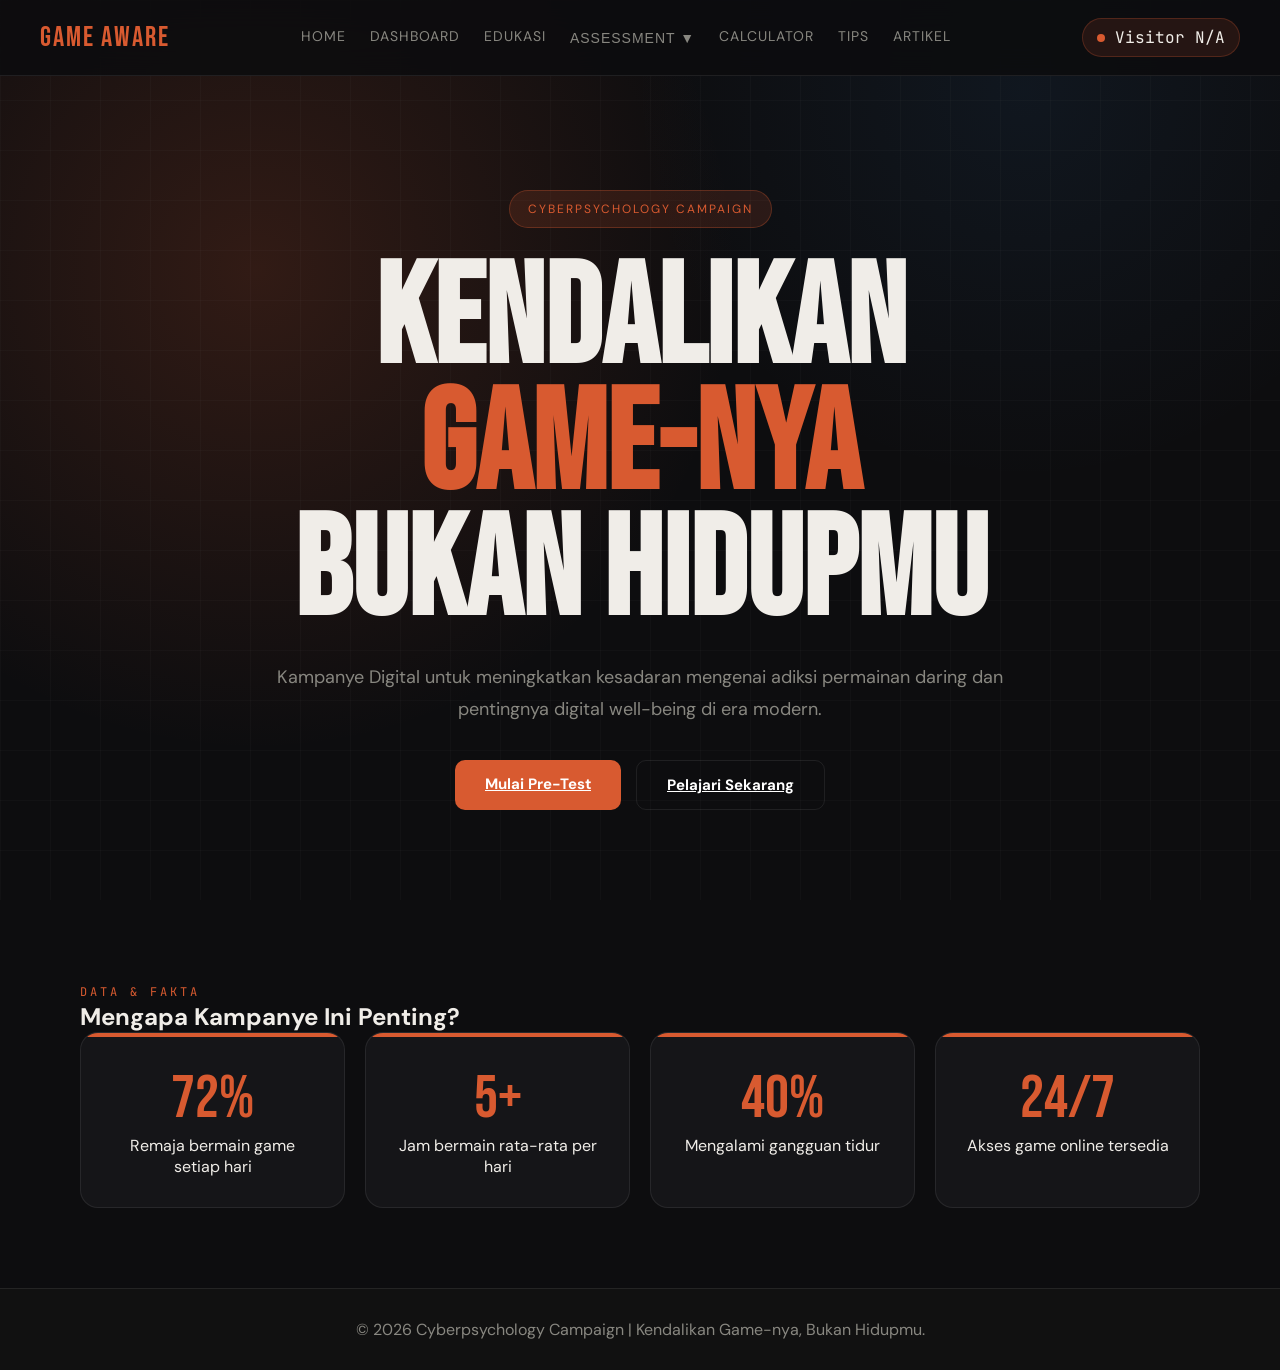
<file: index.html>
<!DOCTYPE html>
<html lang="id">

<head>
    <meta charset="UTF-8">
    <meta name="viewport" content="width=device-width, initial-scale=1.0">

    <title>Kendalikan Game-nya, Bukan Hidupmu</title>

    <link rel="stylesheet" href="css/style.css">

    <link href="https://fonts.googleapis.com/css2?family=Bebas+Neue&family=DM+Sans:wght@300;400;500;700&family=JetBrains+Mono:wght@400;700&display=swap" rel="stylesheet">
    
    <!-- Google tag (gtag.js) -->
    <script async src="https://www.googletagmanager.com/gtag/js?id=G-2JNY210Y9Y"></script>
    <script>
    window.dataLayer = window.dataLayer || [];
    function gtag(){dataLayer.push(arguments);}
    gtag('js', new Date());

    gtag('config', 'G-2JNY210Y9Y');
    </script>
</head>

<body>

    <!-- NAVBAR -->

    <nav>

        <div class="nav-logo">
            GAME AWARE
        </div>

        <div class="nav-links">

            <a href="index.html">Home</a>
            <a href="dashboard.html">Dashboard</a>
            <a href="education.html">Edukasi</a>

            <!-- DROPDOWN -->

            <div class="dropdown">
                <button class="dropdown-btn">
                    Assessment ▼
                </button>

                <div class="dropdown-content">

                    <a href="warnings.html">
                        Warning Signs
                    </a>

                    <a href="pretest.html">
                        Pre-Test
                    </a>

                    <a href="selfcheck.html">
                        Self Check
                    </a>

                    <a href="posttest.html">
                        Post-Test
                    </a>

                </div>
            </div>

            <a href="calculator.html">Calculator</a>
            <a href="tips.html">Tips</a>
            <a href="articles.html">Artikel</a>

        </div>

        <div class="nav-visits">

            <span class="visit-dot"></span>

            <span id="visitorCount">
                Loading...
            </span>

        </div>

    </nav>

    <!-- HOME -->

    <section id="home" class="page active">

        <div class="hero">

            <div class="hero-noise"></div>
            <div class="grid-bg"></div>

            <div class="hero-badge">

                CYBERPSYCHOLOGY CAMPAIGN

            </div>

            <h1 class="hero-title">

                KENDALIKAN<br>
                <span class="highlight">
                    GAME-NYA
                </span><br>
                BUKAN HIDUPMU

            </h1>

            <p class="hero-tagline">

                Kampanye Digital untuk meningkatkan kesadaran
                mengenai adiksi permainan daring dan pentingnya
                digital well-being di era modern.

            </p>

            <div class="hero-buttons">

                <a href="pretest.html" class="btn-primary">
                    Mulai Pre-Test
                </a>

                <a href="education.html" class="btn-outline">
                    Pelajari Sekarang
                </a>

            </div>

        </div>

        <div class="stats-section">

            <div class="section-header">

                <span class="section-label">
                    DATA & FAKTA
                </span>

                <h2>
                    Mengapa Kampanye Ini Penting?
                </h2>

            </div>

            <div class="stats-grid">

                <div class="stat-card">

                    <span class="stat-number">72%</span>

                    <p>
                        Remaja bermain game setiap hari
                    </p>

                </div>

                <div class="stat-card">

                    <span class="stat-number">5+</span>

                    <p>
                        Jam bermain rata-rata per hari
                    </p>

                </div>

                <div class="stat-card">

                    <span class="stat-number">40%</span>

                    <p>
                        Mengalami gangguan tidur
                    </p>

                </div>

                <div class="stat-card">

                    <span class="stat-number">24/7</span>

                    <p>
                        Akses game online tersedia
                    </p>

                </div>

            </div>

        </div>

    </section>

    <!-- FOOTER -->

    <footer>

        <p>
            © 2026 Cyberpsychology Campaign |
            Kendalikan Game-nya, Bukan Hidupmu.
        </p>

    </footer>

    <!--Skrip -->
    <script src="js/script.js"></script>

</body>
</html>
</file>
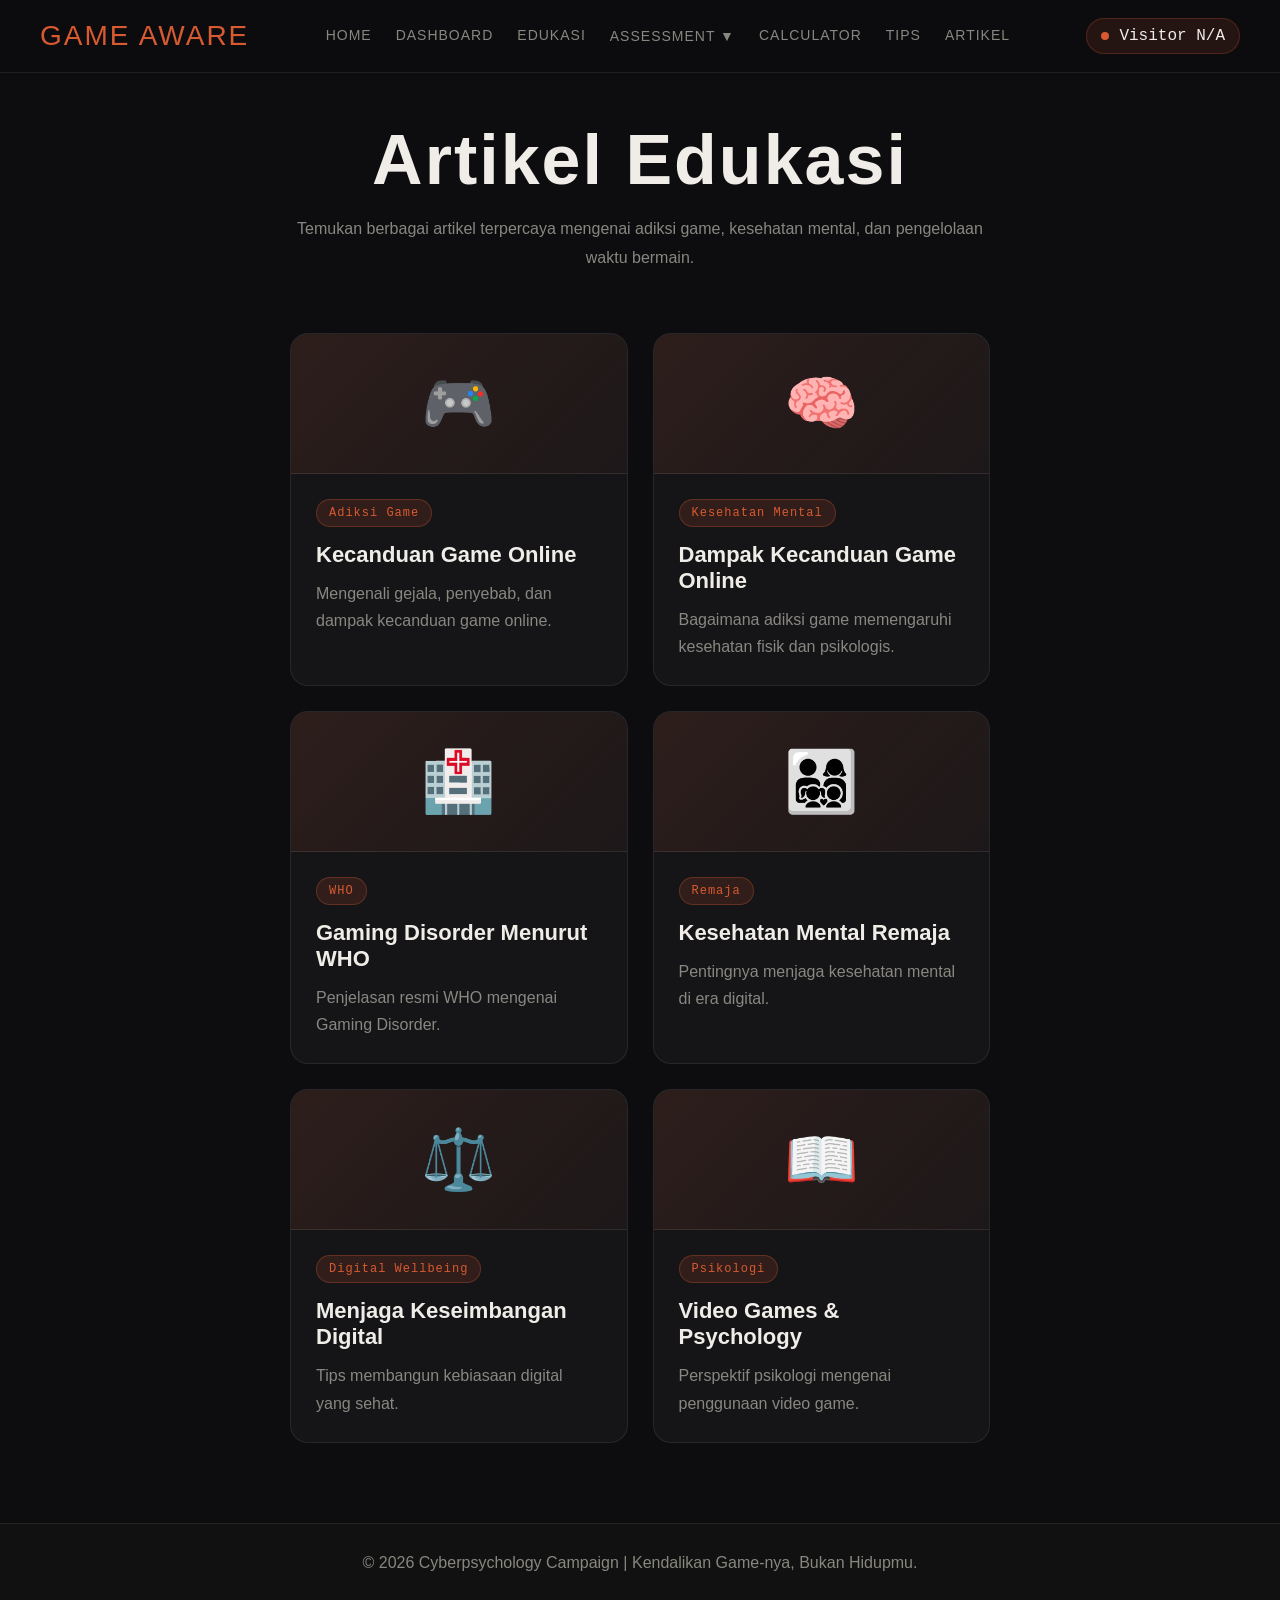
<file: articles.html>
<!DOCTYPE html>
<html lang="id">
<head>
    <meta charset="UTF-8">
    <meta name="viewport" content="width=device-width, initial-scale=1.0">
    <title>Artikel Edukasi | Game Addiction Awareness</title>

    <link rel="stylesheet" href="css/style.css">
    <!-- Google tag (gtag.js) -->
    <script async src="https://www.googletagmanager.com/gtag/js?id=G-2JNY210Y9Y"></script>
    <script>
    window.dataLayer = window.dataLayer || [];
    function gtag(){dataLayer.push(arguments);}
    gtag('js', new Date());

    gtag('config', 'G-2JNY210Y9Y');
    </script>
</head>
<body>

    <!-- NAVBAR -->

    <nav>

        <div class="nav-logo">
            GAME AWARE
        </div>

        <div class="nav-links">

            <a href="index.html">Home</a>
            <a href="dashboard.html">Dashboard</a>
            <a href="education.html">Edukasi</a>

            <!-- DROPDOWN -->

            <div class="dropdown">
                <button class="dropdown-btn">
                    Assessment ▼
                </button>

                <div class="dropdown-content">

                    <a href="warnings.html">
                        Warning Signs
                    </a>

                    <a href="pretest.html">
                        Pre-Test
                    </a>

                    <a href="selfcheck.html">
                        Self Check
                    </a>

                    <a href="posttest.html">
                        Post-Test
                    </a>

                </div>
            </div>

            <a href="calculator.html">Calculator</a>
            <a href="tips.html">Tips</a>
            <a href="articles.html">Artikel</a>

        </div>

        <div class="nav-visits">

            <span class="visit-dot"></span>

            <span id="visitorCount">
                Loading...
            </span>

        </div>

    </nav>    

    <section class="articles-page">

        <div class="page-header">
            <h1>Artikel Edukasi</h1>
            <p>
                Temukan berbagai artikel terpercaya mengenai adiksi game,
                kesehatan mental, dan pengelolaan waktu bermain.
            </p>
        </div>

        <div class="articles-grid">

            <!-- Artikel 1 -->
            <a href="https://www.alodokter.com/kecanduan-game-online"
              target="_blank"
              class="article-card">

                <div class="article-icon">🎮</div>

                <div class="article-content">

                    <span class="article-tag">
                        Adiksi Game
                    </span>

                    <h3>Kecanduan Game Online</h3>

                    <p>
                        Mengenali gejala, penyebab, dan dampak
                        kecanduan game online.
                    </p>

                </div>

            </a>

            <!-- Artikel 2 -->
            <a href="https://www.halodoc.com/artikel/kenali-dampak-kecanduan-game-online"
              target="_blank"
              class="article-card">

                <div class="article-icon">🧠</div>

                <div class="article-content">

                    <span class="article-tag">
                        Kesehatan Mental
                    </span>

                    <h3>Dampak Kecanduan Game Online</h3>

                    <p>
                        Bagaimana adiksi game memengaruhi
                        kesehatan fisik dan psikologis.
                    </p>

                </div>

            </a>

            <!-- Artikel 3 -->
            <a href="https://www.who.int/news-room/questions-and-answers/item/addictive-behaviours-gaming-disorder"
              target="_blank"
              class="article-card">

                <div class="article-icon">🏥</div>

                <div class="article-content">

                    <span class="article-tag">
                        WHO
                    </span>

                    <h3>Gaming Disorder Menurut WHO</h3>

                    <p>
                        Penjelasan resmi WHO mengenai
                        Gaming Disorder.
                    </p>

                </div>

            </a>

            <!-- Artikel 4 -->
            <a href="https://www.unicef.org/parenting/mental-health"
              target="_blank"
              class="article-card">

                <div class="article-icon">👨‍👩‍👧‍👦</div>

                <div class="article-content">

                    <span class="article-tag">
                        Remaja
                    </span>

                    <h3>Kesehatan Mental Remaja</h3>

                    <p>
                        Pentingnya menjaga kesehatan mental
                        di era digital.
                    </p>

                </div>

            </a>

            <!-- Artikel 5 -->
            <a href="https://www.commonsensemedia.org/articles"
              target="_blank"
              class="article-card">

                <div class="article-icon">⚖️</div>

                <div class="article-content">

                    <span class="article-tag">
                        Digital Wellbeing
                    </span>

                    <h3>Menjaga Keseimbangan Digital</h3>

                    <p>
                        Tips membangun kebiasaan digital
                        yang sehat.
                    </p>

                </div>

            </a>

            <!-- Artikel 6 -->
            <a href="https://www.apa.org/topics/video-games"
              target="_blank"
              class="article-card">

                <div class="article-icon">📖</div>

                <div class="article-content">

                    <span class="article-tag">
                        Psikologi
                    </span>

                    <h3>Video Games & Psychology</h3>

                    <p>
                        Perspektif psikologi mengenai
                        penggunaan video game.
                    </p>

                </div>

            </a>

        </div>

    </section>

    <!-- FOOTER -->

    <footer>

        <p>
            © 2026 Cyberpsychology Campaign |
            Kendalikan Game-nya, Bukan Hidupmu.
        </p>

    </footer>

    <!--Skrip -->
    <script src="js/script.js"></script>

</body>
</html>
</file>
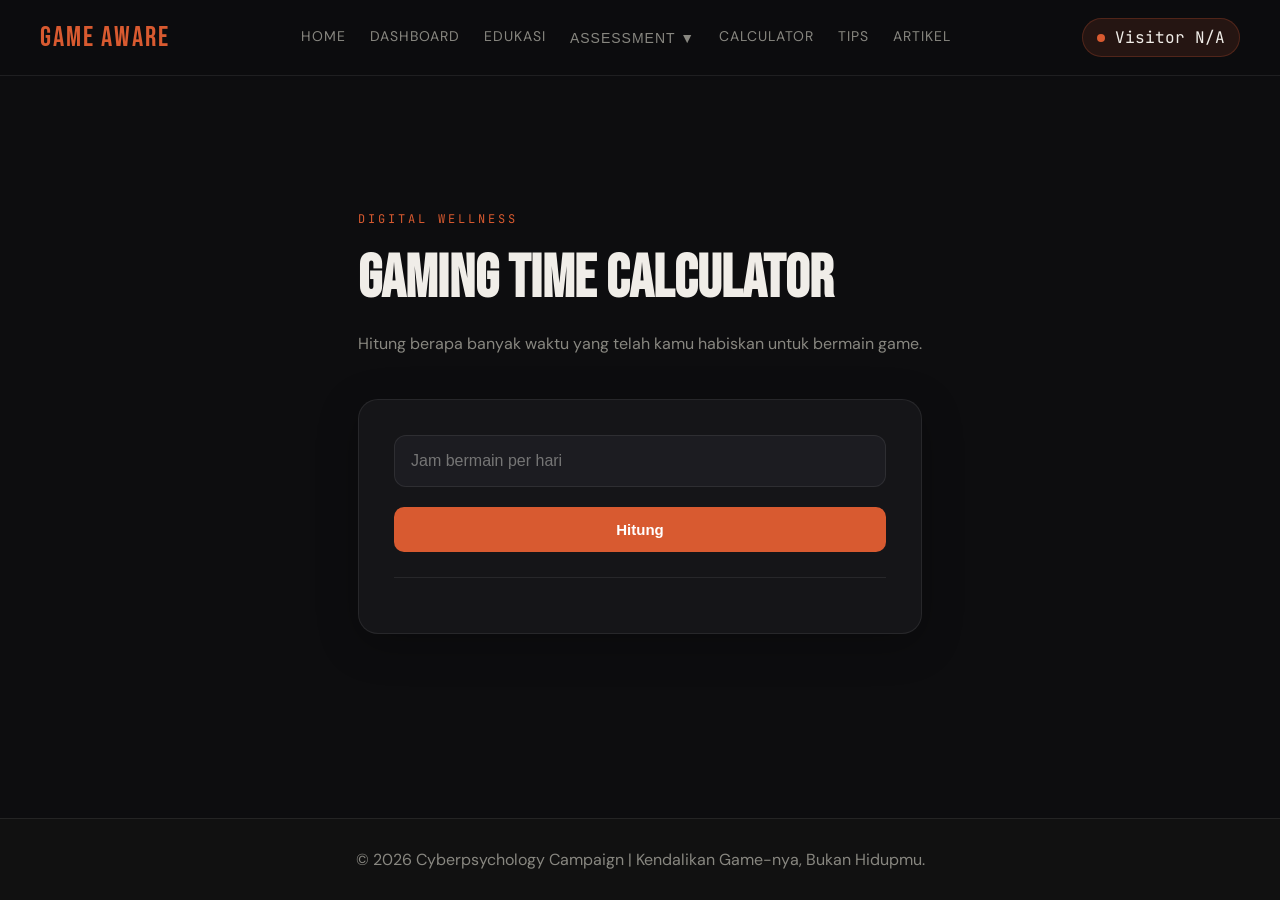
<file: calculator.html>
<!DOCTYPE html>
<html lang="id">

<head>
    <meta charset="UTF-8">
    <meta name="viewport" content="width=device-width, initial-scale=1.0">

    <title>Kendalikan Game-nya, Bukan Hidupmu</title>

    <link rel="stylesheet" href="css/style.css">

    <link href="https://fonts.googleapis.com/css2?family=Bebas+Neue&family=DM+Sans:wght@300;400;500;700&family=JetBrains+Mono:wght@400;700&display=swap" rel="stylesheet">
    <!-- Google tag (gtag.js) -->
    <script async src="https://www.googletagmanager.com/gtag/js?id=G-2JNY210Y9Y"></script>
    <script>
    window.dataLayer = window.dataLayer || [];
    function gtag(){dataLayer.push(arguments);}
    gtag('js', new Date());

    gtag('config', 'G-2JNY210Y9Y');
    </script>
</head>

<body>

    <!-- NAVBAR -->

    <nav>

        <div class="nav-logo">
            GAME AWARE
        </div>

        <div class="nav-links">

            <a href="index.html">Home</a>
            <a href="dashboard.html">Dashboard</a>
            <a href="education.html">Edukasi</a>

            <!-- DROPDOWN -->

            <div class="dropdown">
                <button class="dropdown-btn">
                    Assessment ▼
                </button>

                <div class="dropdown-content">

                    <a href="warnings.html">
                        Warning Signs
                    </a>

                    <a href="pretest.html">
                        Pre-Test
                    </a>

                    <a href="selfcheck.html">
                        Self Check
                    </a>

                    <a href="posttest.html">
                        Post-Test
                    </a>

                </div>
            </div>

            <a href="calculator.html">Calculator</a>
            <a href="tips.html">Tips</a>
            <a href="articles.html">Artikel</a>

        </div>

        <div class="nav-visits">

            <span class="visit-dot"></span>

            <span id="visitorCount">
                Loading...
            </span>

        </div>

    </nav>    

    <section class="calculator-page">

        <div class="container">

            <span class="section-label">
                DIGITAL WELLNESS
            </span>

            <h2 class="section-title">
                Gaming Time Calculator
            </h2>

            <p class="section-subtitle">
                Hitung berapa banyak waktu yang telah
                kamu habiskan untuk bermain game.
            </p>

            <div class="calculator-wrapper">

                <div class="calculator-card">

                    <input
                        type="number"
                        id="dailyHours"
                        placeholder="Jam bermain per hari">

                    <button
                        class="btn-primary"
                        onclick="calculateGamingTime()">

                        Hitung

                    </button>

                    <div id="calculatorResult"></div>

                </div>

            </div>

        </div>

    </section>


    <!-- FOOTER -->

    <footer>

        <p>
            © 2026 Cyberpsychology Campaign |
            Kendalikan Game-nya, Bukan Hidupmu.
        </p>

    </footer>

    <!--Skrip -->
    <script src="js/script.js"></script>

</body>
</html>
</file>
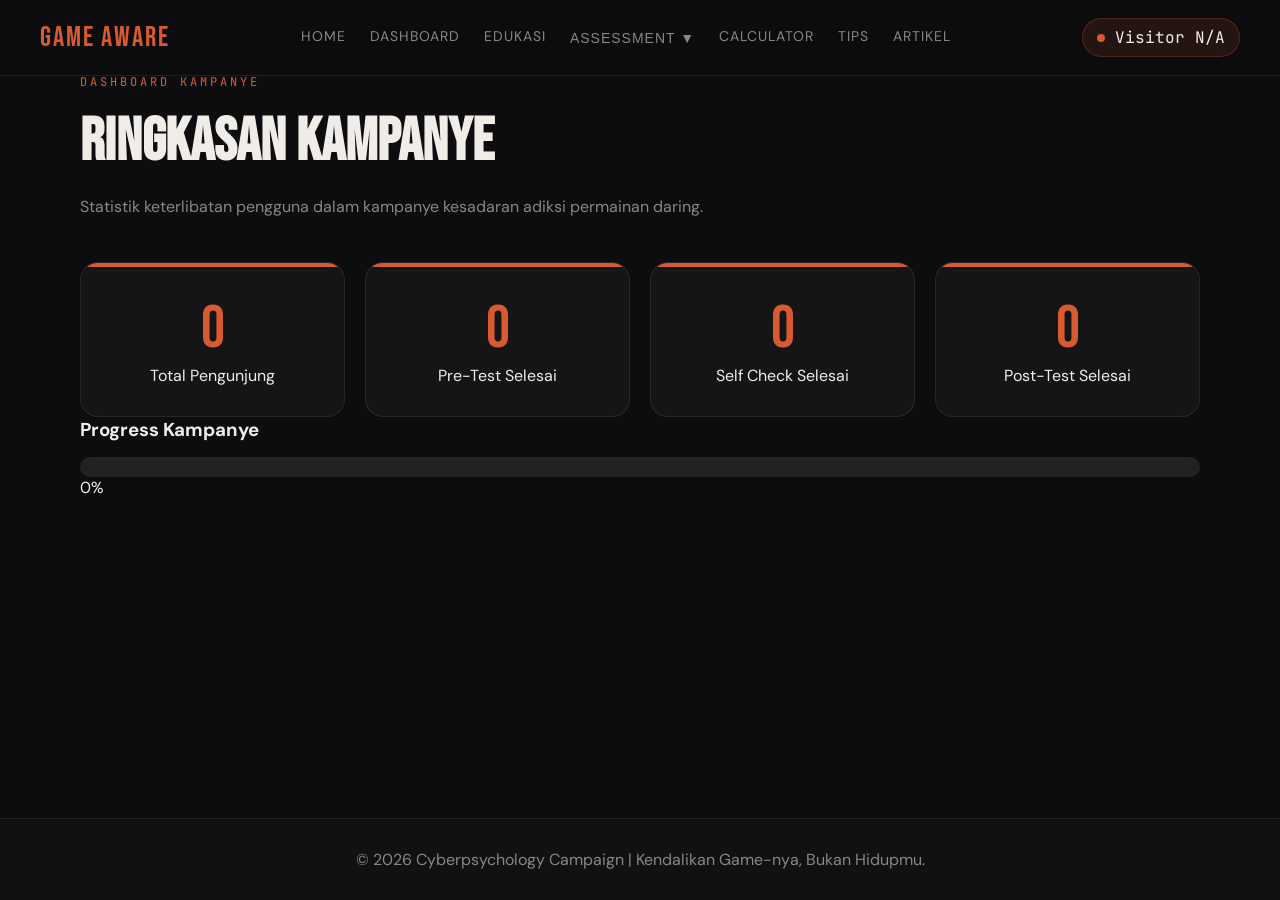
<file: dashboard.html>
<!DOCTYPE html>
<html lang="id">

<head>
    <meta charset="UTF-8">
    <meta name="viewport" content="width=device-width, initial-scale=1.0">

    <title>Dashboard</title>

    <link rel="stylesheet" href="css/style.css">

    <link href="https://fonts.googleapis.com/css2?family=Bebas+Neue&family=DM+Sans:wght@300;400;500;700&family=JetBrains+Mono:wght@400;700&display=swap" rel="stylesheet">
    <!-- Google tag (gtag.js) -->
    <script async src="https://www.googletagmanager.com/gtag/js?id=G-2JNY210Y9Y"></script>
    <script>
    window.dataLayer = window.dataLayer || [];
    function gtag(){dataLayer.push(arguments);}
    gtag('js', new Date());

    gtag('config', 'G-2JNY210Y9Y');
    </script>
</head>

<body>

    <!-- NAVBAR -->

    <nav>

        <div class="nav-logo">
            GAME AWARE
        </div>

        <div class="nav-links">

            <a href="index.html">Home</a>
            <a href="dashboard.html">Dashboard</a>
            <a href="education.html">Edukasi</a>

            <!-- DROPDOWN -->

            <div class="dropdown">
                <button class="dropdown-btn">
                    Assessment ▼
                </button>

                <div class="dropdown-content">

                    <a href="warnings.html">
                        Warning Signs
                    </a>

                    <a href="pretest.html">
                        Pre-Test
                    </a>

                    <a href="selfcheck.html">
                        Self Check
                    </a>

                    <a href="posttest.html">
                        Post-Test
                    </a>

                </div>
            </div>

            <a href="calculator.html">Calculator</a>
            <a href="tips.html">Tips</a>
            <a href="articles.html">Artikel</a>

        </div>

        <div class="nav-visits">

            <span class="visit-dot"></span>

            <span id="visitorCount">
                Loading...
            </span>

        </div>

    </nav>    
    <!-- DASHBOARD -->

    <section id="dashboard" class="page">

        <div class="container">

            <span class="section-label">
                DASHBOARD KAMPANYE
            </span>

            <h2 class="section-title">
                Ringkasan Kampanye
            </h2>

            <p class="section-subtitle">
                Statistik keterlibatan pengguna dalam kampanye
                kesadaran adiksi permainan daring.
            </p>

            <div class="stats-grid">

                <div class="stat-card">

                    <span class="stat-number"
                        id="dashboardVisitors">

                        0

                    </span>

                    <p>Total Pengunjung</p>

                </div>

                <div class="stat-card">

                    <span class="stat-number"
                        id="dashboardPreTest">

                        0

                    </span>

                    <p>Pre-Test Selesai</p>

                </div>

                <div class="stat-card">

                    <span class="stat-number"
                        id="dashboardSelfCheck">

                        0

                    </span>

                    <p>Self Check Selesai</p>

                </div>

                <div class="stat-card">

                    <span class="stat-number"
                        id="dashboardPostTest">

                        0

                    </span>

                    <p>Post-Test Selesai</p>

                </div>

            </div>
            
            <div class="campaign-progress">

                <h3>Progress Kampanye</h3>

                <div class="progress-bar">

                    <div id="campaignProgressFill"
                        class="progress-fill">
                    </div>

                </div>

                <div id="campaignProgressText">
                    0%
                </div>

            </div>
    </div>

    </section>

    <!-- FOOTER -->

    <footer>

        <p>
            © 2026 Cyberpsychology Campaign |
            Kendalikan Game-nya, Bukan Hidupmu.
        </p>

    </footer>

    <!--Skrip -->
    <script src="js/script.js"></script>

</body>
</html>
</file>
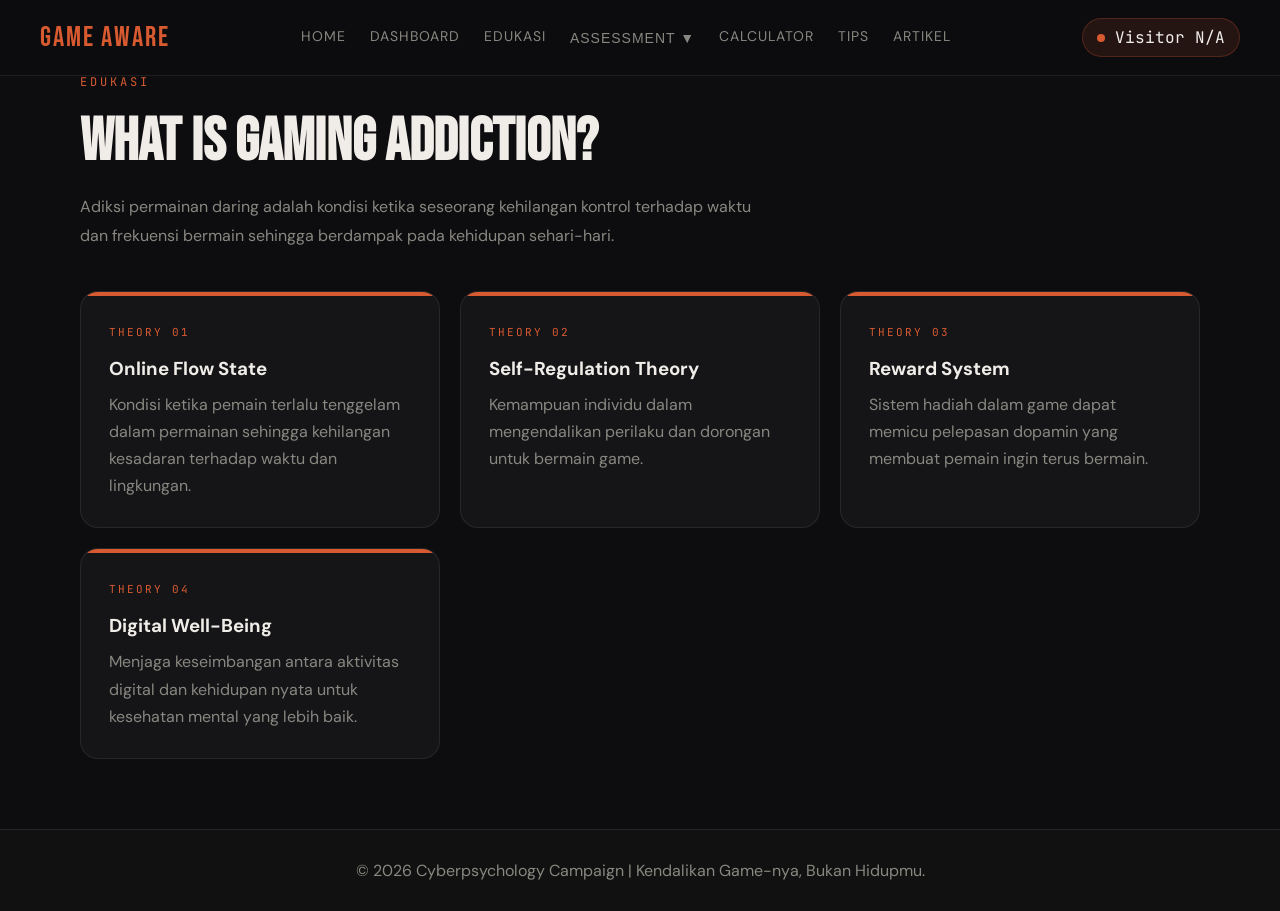
<file: education.html>
<!DOCTYPE html>
<html lang="id">

<head>
    <meta charset="UTF-8">
    <meta name="viewport" content="width=device-width, initial-scale=1.0">

    <title>Dashboard</title>

    <link rel="stylesheet" href="css/style.css">

    <link href="https://fonts.googleapis.com/css2?family=Bebas+Neue&family=DM+Sans:wght@300;400;500;700&family=JetBrains+Mono:wght@400;700&display=swap" rel="stylesheet">
    <!-- Google tag (gtag.js) -->
    <script async src="https://www.googletagmanager.com/gtag/js?id=G-2JNY210Y9Y"></script>
    <script>
    window.dataLayer = window.dataLayer || [];
    function gtag(){dataLayer.push(arguments);}
    gtag('js', new Date());

    gtag('config', 'G-2JNY210Y9Y');
    </script>
</head>

<body>

    <!-- NAVBAR -->

    <nav>

        <div class="nav-logo">
            GAME AWARE
        </div>

        <div class="nav-links">

            <a href="index.html">Home</a>
            <a href="dashboard.html">Dashboard</a>
            <a href="education.html">Edukasi</a>

            <!-- DROPDOWN -->

            <div class="dropdown">
                <button class="dropdown-btn">
                    Assessment ▼
                </button>

                <div class="dropdown-content">

                    <a href="warnings.html">
                        Warning Signs
                    </a>

                    <a href="pretest.html">
                        Pre-Test
                    </a>

                    <a href="selfcheck.html">
                        Self Check
                    </a>

                    <a href="posttest.html">
                        Post-Test
                    </a>

                </div>
            </div>

            <a href="calculator.html">Calculator</a>
            <a href="tips.html">Tips</a>
            <a href="articles.html">Artikel</a>

        </div>

        <div class="nav-visits">

            <span class="visit-dot"></span>

            <span id="visitorCount">
                Loading...
            </span>

        </div>

    </nav>    
    <!-- EDUKASI -->

    <section id="education" class="page">

        <div class="container">

            <span class="section-label">
                EDUKASI
            </span>

            <h2 class="section-title">
                What is Gaming Addiction?
            </h2>

            <p class="section-subtitle">

                Adiksi permainan daring adalah kondisi ketika seseorang
                kehilangan kontrol terhadap waktu dan frekuensi bermain
                sehingga berdampak pada kehidupan sehari-hari.

            </p>

            <div class="theory-grid">

                <div class="theory-card">

                    <span class="card-tag">
                        THEORY 01
                    </span>

                    <h3>
                        Online Flow State
                    </h3>

                    <p>
                        Kondisi ketika pemain terlalu tenggelam
                        dalam permainan sehingga kehilangan
                        kesadaran terhadap waktu dan lingkungan.
                    </p>

                </div>

                <div class="theory-card">

                    <span class="card-tag">
                        THEORY 02
                    </span>

                    <h3>
                        Self-Regulation Theory
                    </h3>

                    <p>
                        Kemampuan individu dalam mengendalikan
                        perilaku dan dorongan untuk bermain game.
                    </p>

                </div>

                <div class="theory-card">

                    <span class="card-tag">
                        THEORY 03
                    </span>

                    <h3>
                        Reward System
                    </h3>

                    <p>
                        Sistem hadiah dalam game dapat memicu
                        pelepasan dopamin yang membuat pemain
                        ingin terus bermain.
                    </p>

                </div>

                <div class="theory-card">

                    <span class="card-tag">
                        THEORY 04
                    </span>

                    <h3>
                        Digital Well-Being
                    </h3>

                    <p>
                        Menjaga keseimbangan antara aktivitas
                        digital dan kehidupan nyata untuk
                        kesehatan mental yang lebih baik.
                    </p>

                </div>

            </div>

        </div>

    </section>

    <!-- FOOTER -->

    <footer>

        <p>
            © 2026 Cyberpsychology Campaign |
            Kendalikan Game-nya, Bukan Hidupmu.
        </p>

    </footer>

    <!--Skrip -->
    <script src="js/script.js"></script>

</body>
</html>
</file>
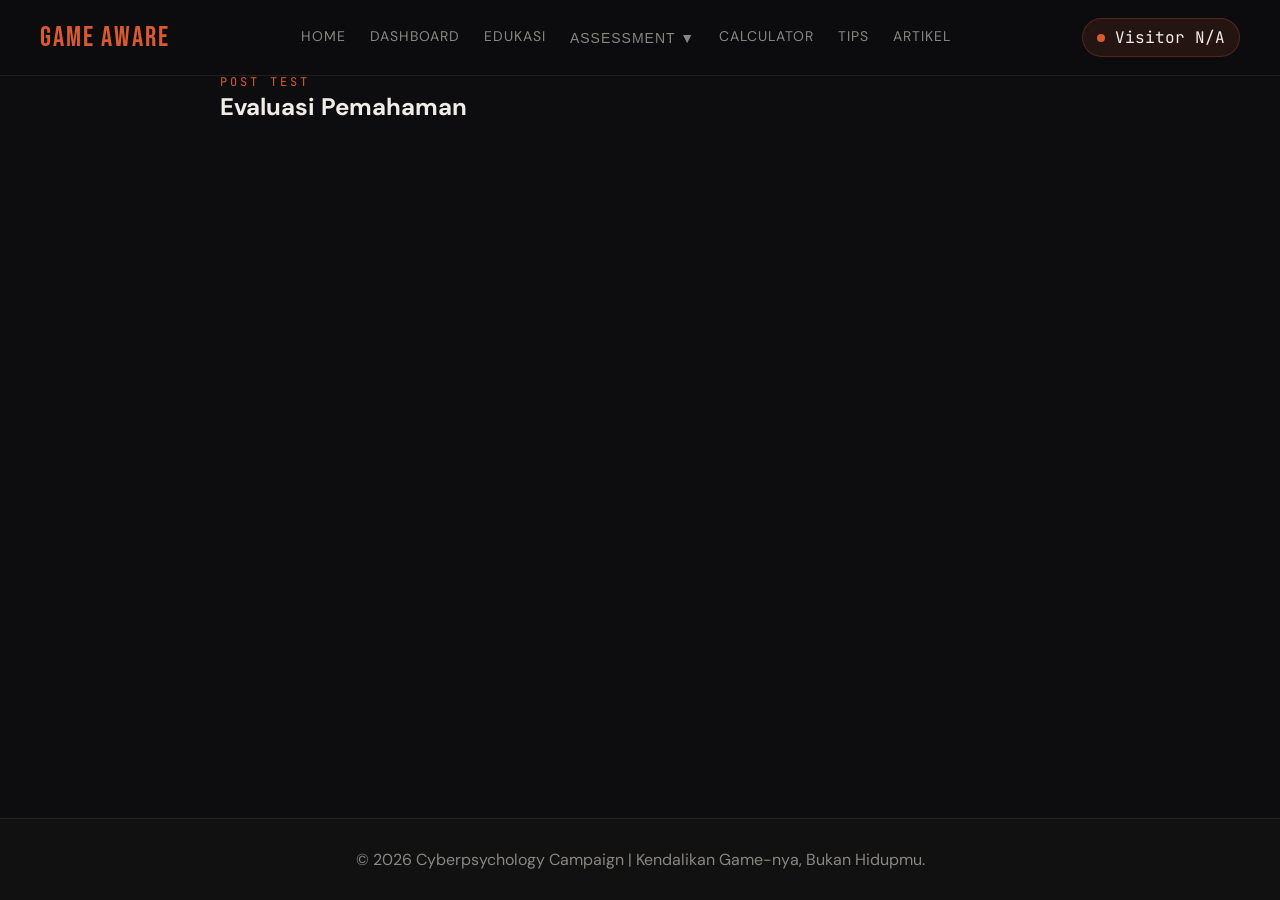
<file: posttest.html>
<!DOCTYPE html>
<html lang="id">

<head>
    <meta charset="UTF-8">
    <meta name="viewport" content="width=device-width, initial-scale=1.0">

    <title>Dashboard</title>

    <link rel="stylesheet" href="css/style.css">

    <link href="https://fonts.googleapis.com/css2?family=Bebas+Neue&family=DM+Sans:wght@300;400;500;700&family=JetBrains+Mono:wght@400;700&display=swap" rel="stylesheet">
    <!-- Google tag (gtag.js) -->
    <script async src="https://www.googletagmanager.com/gtag/js?id=G-2JNY210Y9Y"></script>
    <script>
    window.dataLayer = window.dataLayer || [];
    function gtag(){dataLayer.push(arguments);}
    gtag('js', new Date());

    gtag('config', 'G-2JNY210Y9Y');
    </script>
</head>

<body>

    <!-- NAVBAR -->

    <nav>

        <div class="nav-logo">
            GAME AWARE
        </div>

        <div class="nav-links">

            <a href="index.html">Home</a>
            <a href="dashboard.html">Dashboard</a>
            <a href="education.html">Edukasi</a>

            <!-- DROPDOWN -->

            <div class="dropdown">
                <button class="dropdown-btn">
                    Assessment ▼
                </button>

                <div class="dropdown-content">

                    <a href="warnings.html">
                        Warning Signs
                    </a>

                    <a href="pretest.html">
                        Pre-Test
                    </a>

                    <a href="selfcheck.html">
                        Self Check
                    </a>

                    <a href="posttest.html">
                        Post-Test
                    </a>

                </div>
            </div>

            <a href="calculator.html">Calculator</a>
            <a href="tips.html">Tips</a>
            <a href="articles.html">Artikel</a>

        </div>

        <div class="nav-visits">

            <span class="visit-dot"></span>

            <span id="visitorCount">
                Loading...
            </span>

        </div>

    </nav>    

    <!-- POST TEST -->

    <section id="posttest" class="page">

        <div class="quiz-container">

            <span class="section-label">
                POST TEST
            </span>

            <h2>
                Evaluasi Pemahaman
            </h2>

            <div id="postTestContainer"></div>

            <div id="postTestContainer-result"></div>

        </div>

    </section>

    <!-- FOOTER -->

    <footer>

        <p>
            © 2026 Cyberpsychology Campaign |
            Kendalikan Game-nya, Bukan Hidupmu.
        </p>

    </footer>

    <!--Skrip -->
    <script src="js/script.js"></script>

</body>
</html>
</file>
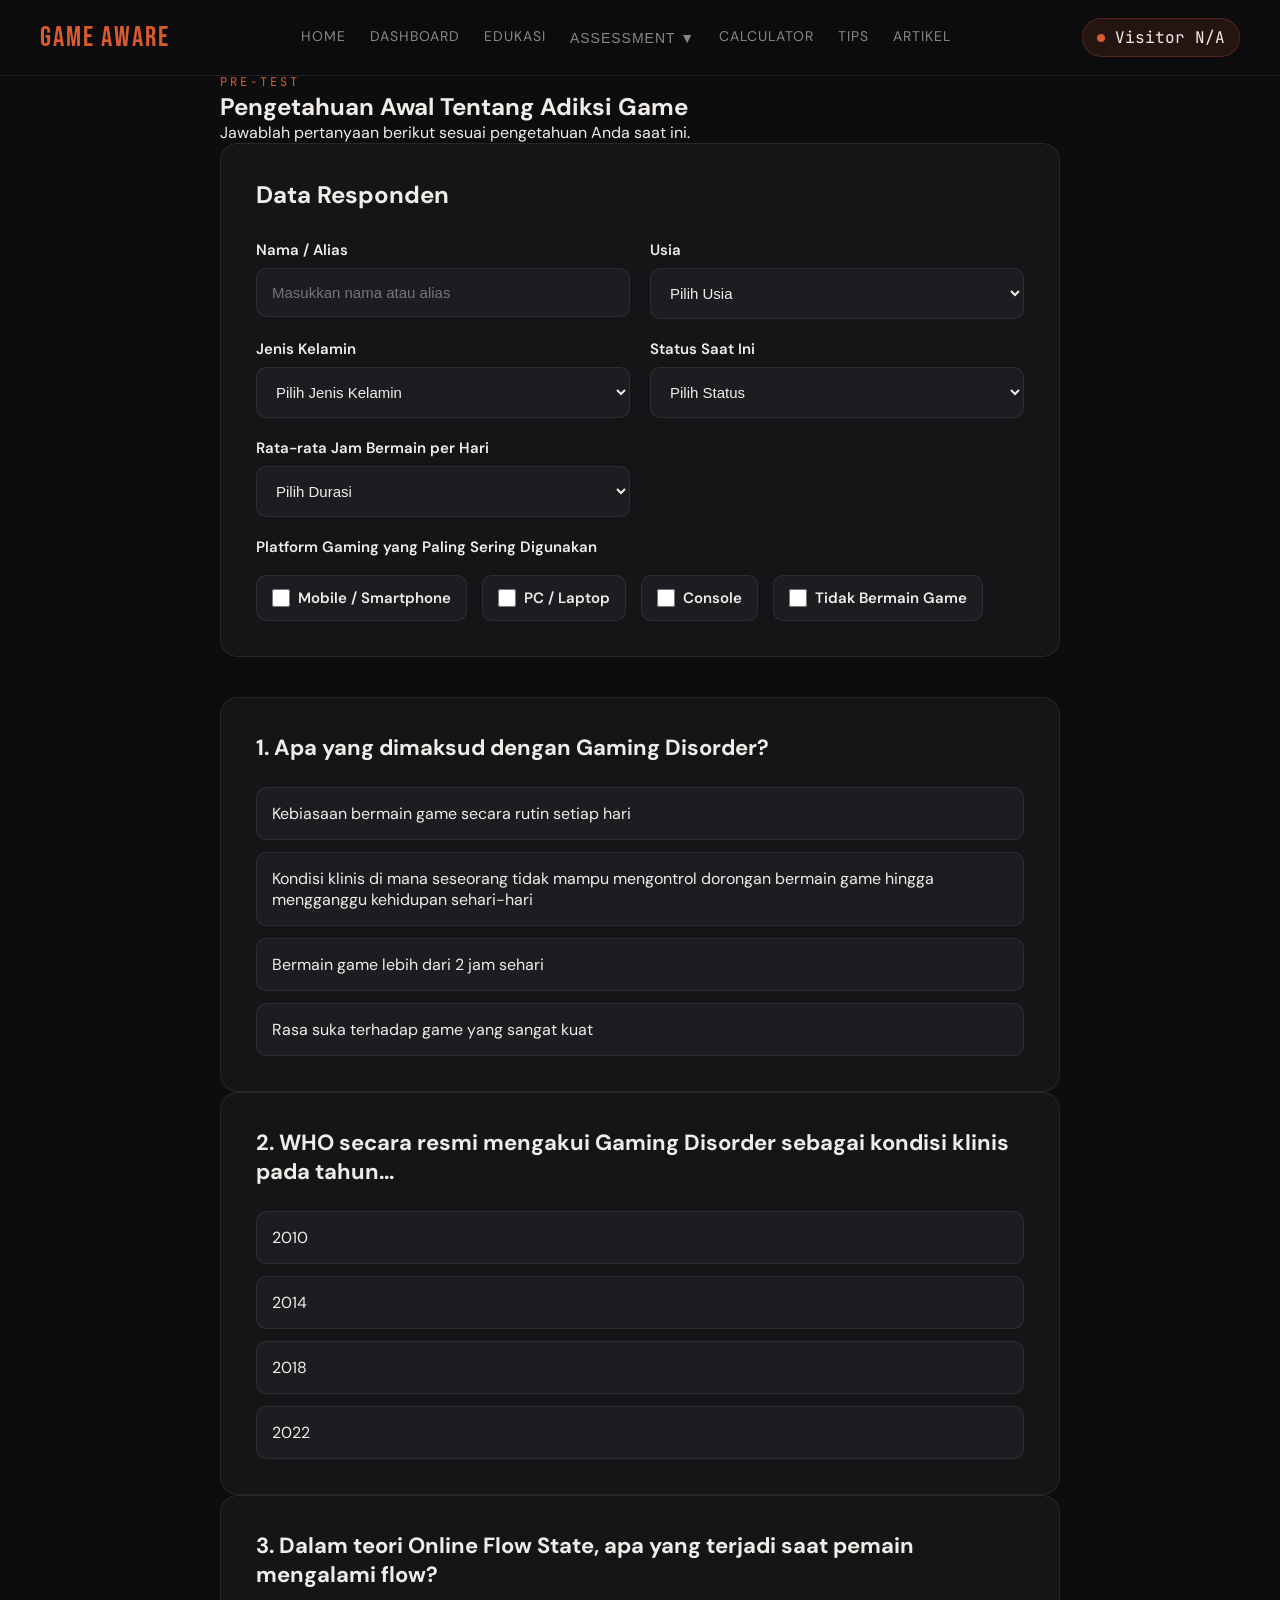
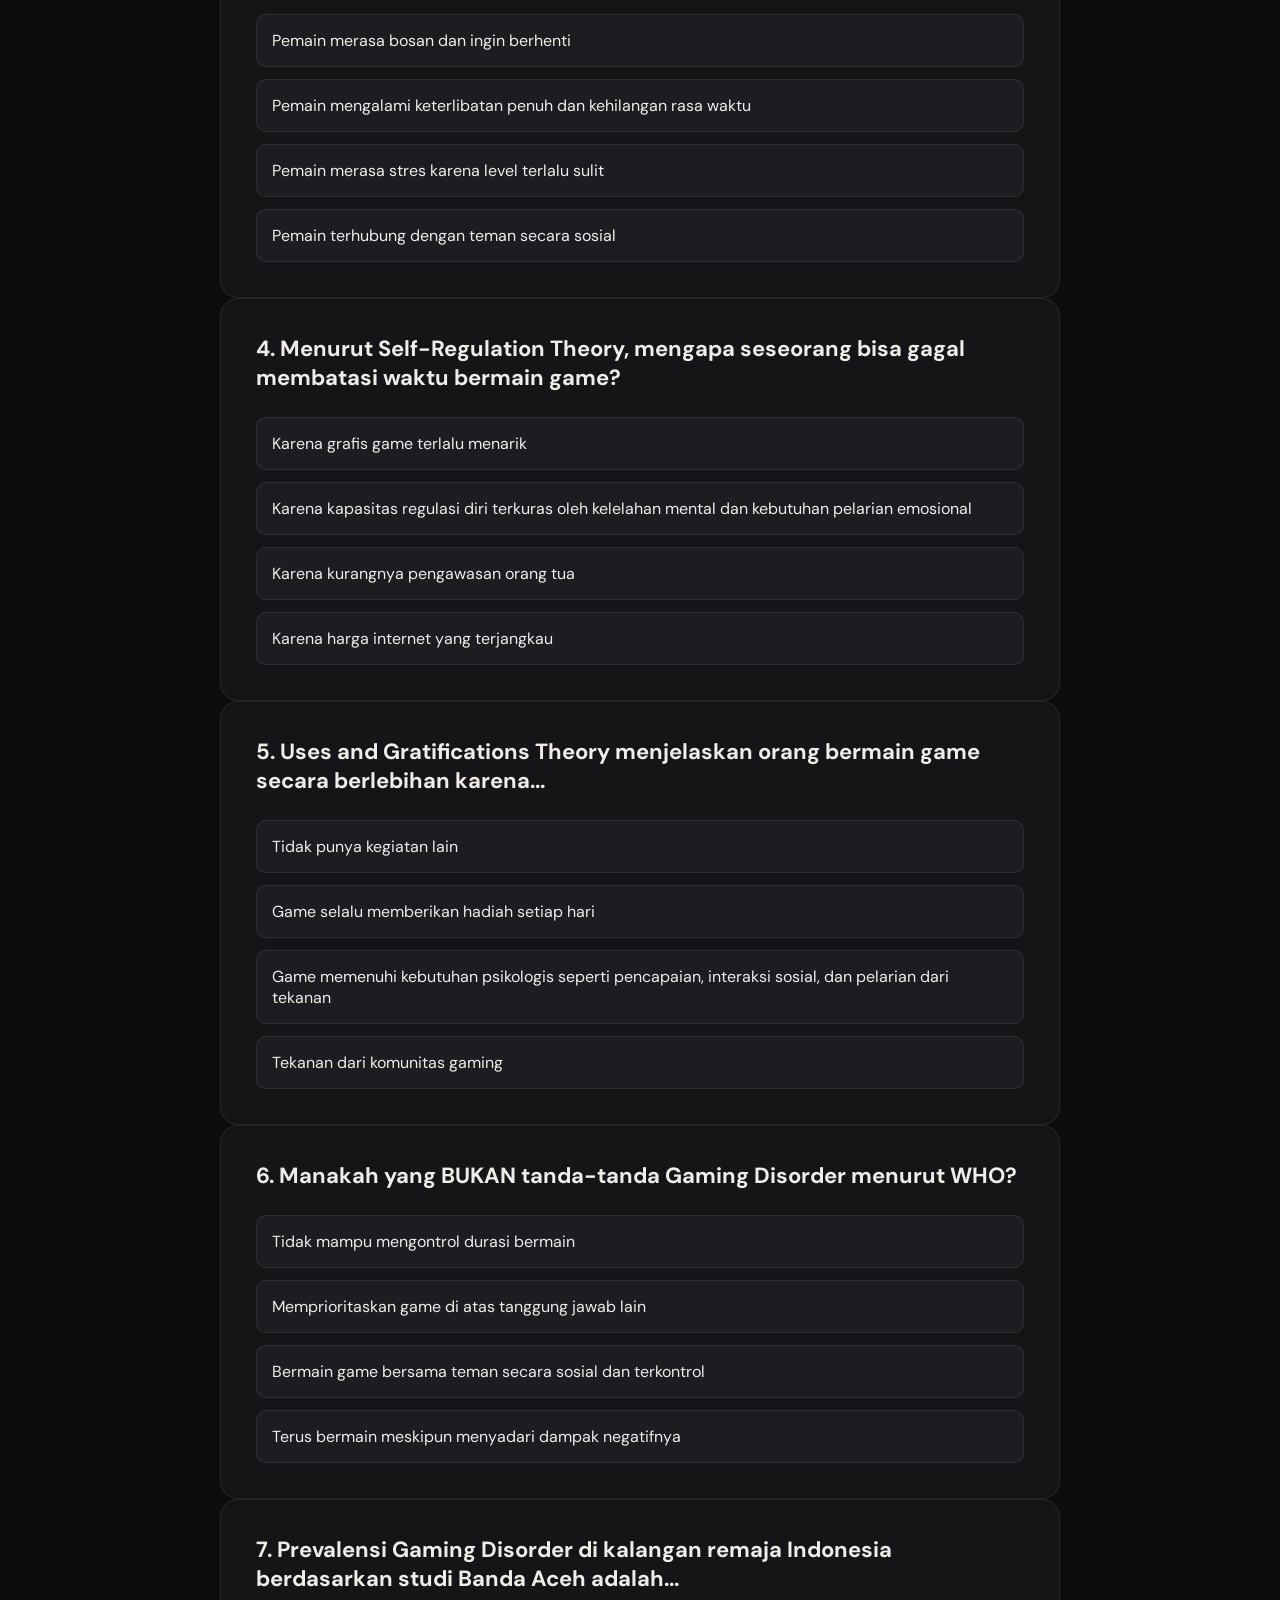
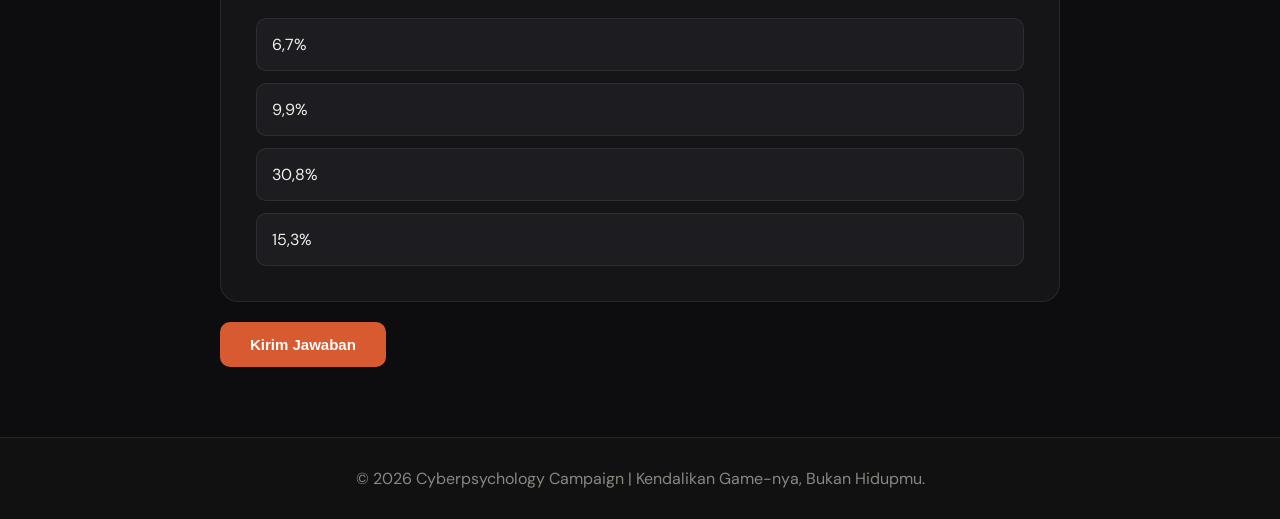
<file: pretest.html>
<!DOCTYPE html>
<html lang="id">

<head>
    <meta charset="UTF-8">
    <meta name="viewport" content="width=device-width, initial-scale=1.0">

    <title>Dashboard</title>

    <link rel="stylesheet" href="css/style.css">

    <link href="https://fonts.googleapis.com/css2?family=Bebas+Neue&family=DM+Sans:wght@300;400;500;700&family=JetBrains+Mono:wght@400;700&display=swap" rel="stylesheet">
    <!-- Google tag (gtag.js) -->
    <script async src="https://www.googletagmanager.com/gtag/js?id=G-2JNY210Y9Y"></script>
    <script>
    window.dataLayer = window.dataLayer || [];
    function gtag(){dataLayer.push(arguments);}
    gtag('js', new Date());

    gtag('config', 'G-2JNY210Y9Y');
    </script>
</head>

<body>

    <!-- NAVBAR -->

    <nav>

        <div class="nav-logo">
            GAME AWARE
        </div>

        <div class="nav-links">

            <a href="index.html">Home</a>
            <a href="dashboard.html">Dashboard</a>
            <a href="education.html">Edukasi</a>

            <!-- DROPDOWN -->

            <div class="dropdown">
                <button class="dropdown-btn">
                    Assessment ▼
                </button>

                <div class="dropdown-content">

                    <a href="warnings.html">
                        Warning Signs
                    </a>

                    <a href="pretest.html">
                        Pre-Test
                    </a>

                    <a href="selfcheck.html">
                        Self Check
                    </a>

                    <a href="posttest.html">
                        Post-Test
                    </a>

                </div>
            </div>

            <a href="calculator.html">Calculator</a>
            <a href="tips.html">Tips</a>
            <a href="articles.html">Artikel</a>

        </div>

        <div class="nav-visits">

            <span class="visit-dot"></span>

            <span id="visitorCount">
                Loading...
            </span>

        </div>

    </nav>    
    <section id="pretest" class="page">

        <div class="quiz-container">

            <!-- HEADER -->

            <span class="section-label">
                PRE-TEST
            </span>

            <h2>
                Pengetahuan Awal Tentang Adiksi Game
            </h2>

            <p>
                Jawablah pertanyaan berikut sesuai pengetahuan Anda saat ini.
            </p>

            <!-- IDENTITAS RESPONDEN -->

            <div class="participant-form">

                <h3 class="form-title">
                    Data Responden
                </h3>

                <!-- NAMA -->

                <div class="form-group">

                    <label for="participantName">
                        Nama / Alias
                    </label>

                    <input
                        type="text"
                        id="participantName"
                        placeholder="Masukkan nama atau alias">

                </div>

                <!-- USIA -->

                <div class="form-group">

                    <label for="participantAge">
                        Usia
                    </label>

                    <select id="participantAge">

                        <option value="">
                            Pilih Usia
                        </option>

                        <option value="Di bawah 17 tahun">
                            Di bawah 17 tahun
                        </option>

                        <option value="17-20 tahun">
                            17–20 tahun
                        </option>

                        <option value="21-25 tahun">
                            21–25 tahun
                        </option>

                        <option value="26-30 tahun">
                            26–30 tahun
                        </option>

                        <option value="Di atas 30 tahun">
                            Di atas 30 tahun
                        </option>

                    </select>

                </div>

                <!-- JENIS KELAMIN -->

                <div class="form-group">

                    <label for="participantGender">
                        Jenis Kelamin
                    </label>

                    <select id="participantGender">

                        <option value="">
                            Pilih Jenis Kelamin
                        </option>

                        <option value="Laki-laki">
                            Laki-laki
                        </option>

                        <option value="Perempuan">
                            Perempuan
                        </option>

                    </select>

                </div>

                <!-- STATUS -->

                <div class="form-group">

                    <label for="participantStatus">
                        Status Saat Ini
                    </label>

                    <select id="participantStatus">

                        <option value="">
                            Pilih Status
                        </option>

                        <option value="Pelajar SMA/SMK">
                            Pelajar SMA/SMK
                        </option>

                        <option value="Mahasiswa">
                            Mahasiswa
                        </option>

                        <option value="Pekerja">
                            Pekerja
                        </option>

                        <option value="Lainnya">
                            Lainnya
                        </option>

                    </select>

                </div>

                <!-- STATUS LAINNYA -->

                <div
                    class="form-group"
                    id="otherStatusGroup"
                    style="display:none;">

                    <label for="otherStatus">
                        Status Lainnya
                    </label>

                    <input
                        type="text"
                        id="otherStatus"
                        placeholder="Tuliskan status Anda">

                </div>

                <!-- JAM BERMAIN -->

                <div class="form-group">

                    <label for="gamingHours">
                        Rata-rata Jam Bermain per Hari
                    </label>

                    <select id="gamingHours">

                        <option value="">
                            Pilih Durasi
                        </option>

                        <option value="Tidak bermain">
                            Tidak bermain
                        </option>

                        <option value="< 1 jam">
                            Kurang dari 1 jam
                        </option>

                        <option value="1-2 jam">
                            1–2 jam
                        </option>

                        <option value="3-4 jam">
                            3–4 jam
                        </option>

                        <option value="> 4 jam">
                            Lebih dari 4 jam
                        </option>

                    </select>

                </div>

                <!-- PLATFORM -->

                <div class="form-group full-width">

                    <label>
                        Platform Gaming yang Paling Sering Digunakan
                    </label>

                    <div class="checkbox-group">

                        <label class="checkbox-item">

                            <input
                                type="checkbox"
                                value="Mobile"
                                class="platform">

                            Mobile / Smartphone

                        </label>

                        <label class="checkbox-item">

                            <input
                                type="checkbox"
                                value="PC"
                                class="platform">

                            PC / Laptop

                        </label>

                        <label class="checkbox-item">

                            <input
                                type="checkbox"
                                value="Console"
                                class="platform">

                            Console

                        </label>

                        <label class="checkbox-item">

                            <input
                                type="checkbox"
                                value="Tidak Bermain"
                                class="platform">

                            Tidak Bermain Game

                        </label>

                    </div>

                </div>

            </div>

            <!-- SOAL PRETEST -->

            <div id="preTestContainer"></div>

            <!-- HASIL -->

            <div id="preTestContainer-result"></div>

        </div>

    </section>

    <!-- FOOTER -->

    <footer>

        <p>
            © 2026 Cyberpsychology Campaign |
            Kendalikan Game-nya, Bukan Hidupmu.
        </p>

    </footer>

    <!--Skrip -->
    <script src="js/script.js"></script>

</body>
</html>
</file>
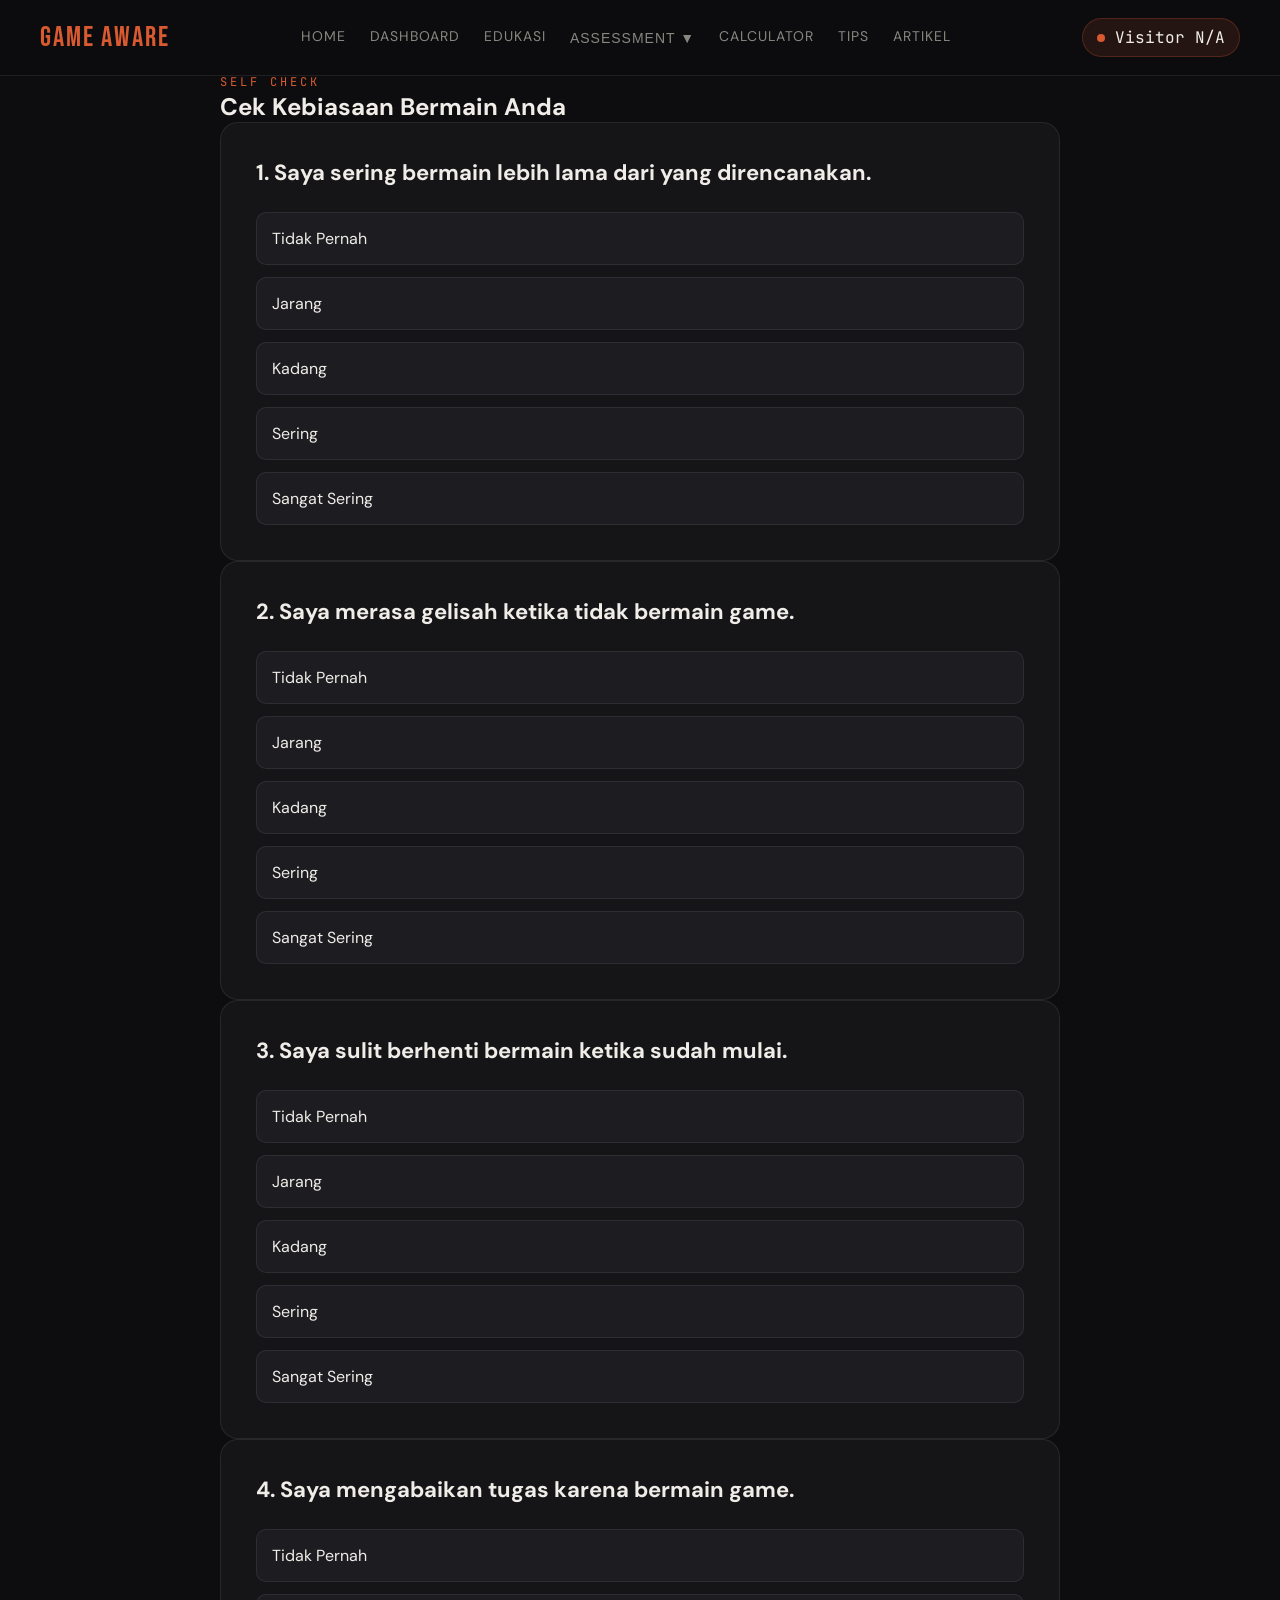
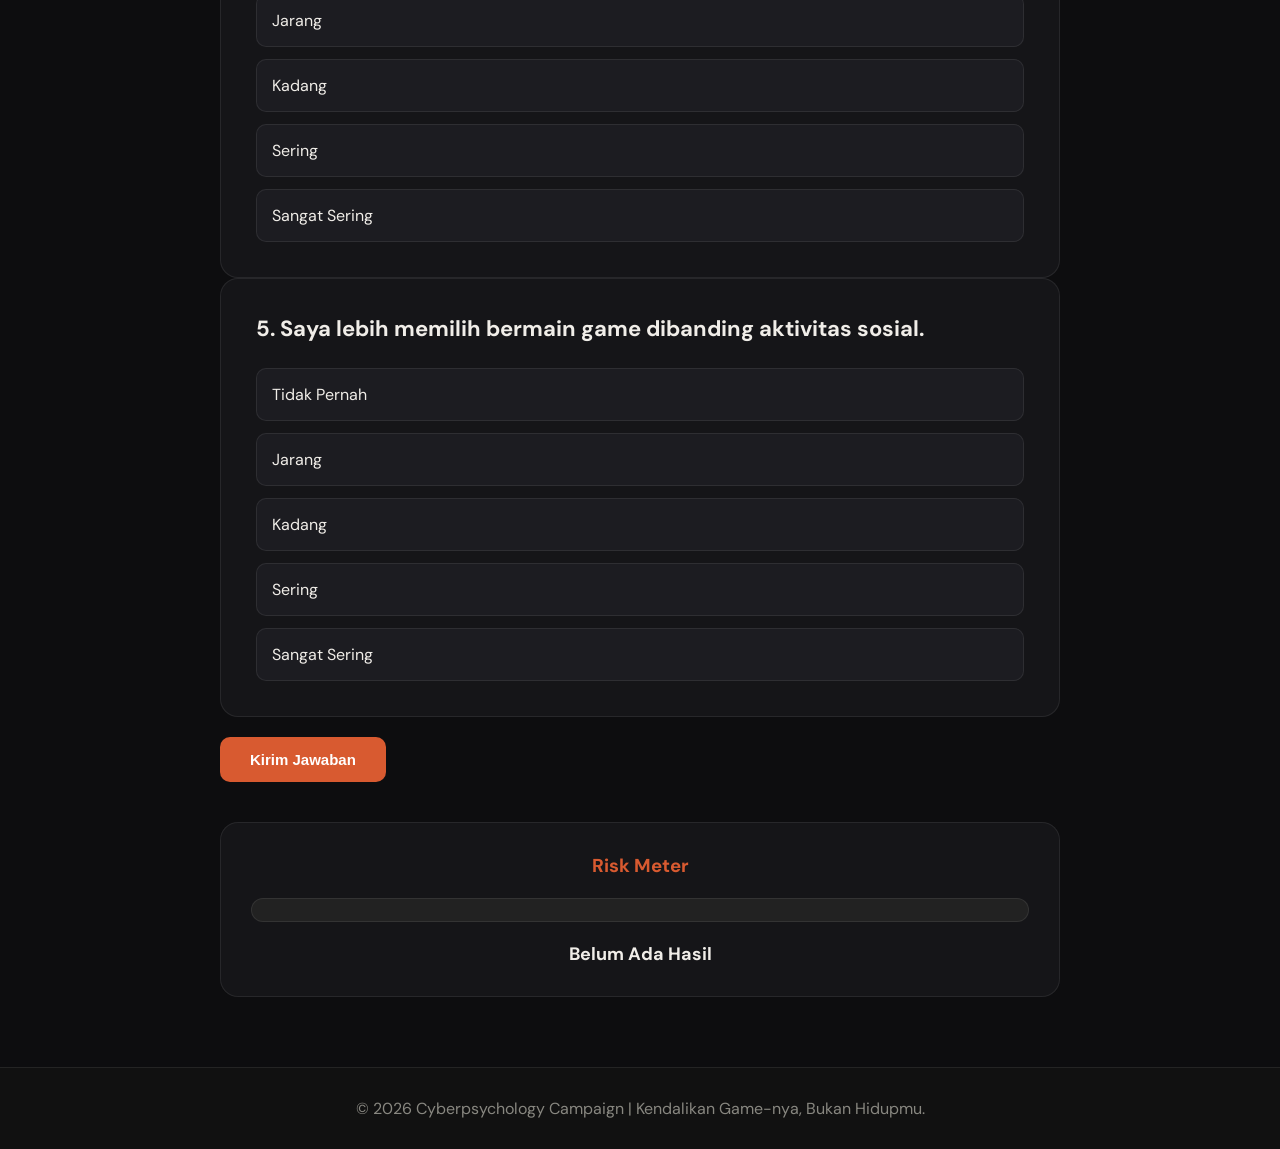
<file: selfcheck.html>
<!DOCTYPE html>
<html lang="id">

<head>
    <meta charset="UTF-8">
    <meta name="viewport" content="width=device-width, initial-scale=1.0">

    <title>Dashboard</title>

    <link rel="stylesheet" href="css/style.css">

    <link href="https://fonts.googleapis.com/css2?family=Bebas+Neue&family=DM+Sans:wght@300;400;500;700&family=JetBrains+Mono:wght@400;700&display=swap" rel="stylesheet">
    <!-- Google tag (gtag.js) -->
    <script async src="https://www.googletagmanager.com/gtag/js?id=G-2JNY210Y9Y"></script>
    <script>
      window.dataLayer = window.dataLayer || [];
      function gtag(){dataLayer.push(arguments);}
      gtag('js', new Date());

      gtag('config', 'G-2JNY210Y9Y');
    </script>
</head>

<body>

    <!-- NAVBAR -->

    <nav>

        <div class="nav-logo">
            GAME AWARE
        </div>

        <div class="nav-links">

            <a href="index.html">Home</a>
            <a href="dashboard.html">Dashboard</a>
            <a href="education.html">Edukasi</a>

            <!-- DROPDOWN -->

            <div class="dropdown">
                <button class="dropdown-btn">
                    Assessment ▼
                </button>

                <div class="dropdown-content">

                    <a href="warnings.html">
                        Warning Signs
                    </a>

                    <a href="pretest.html">
                        Pre-Test
                    </a>

                    <a href="selfcheck.html">
                        Self Check
                    </a>

                    <a href="posttest.html">
                        Post-Test
                    </a>

                </div>
            </div>

            <a href="calculator.html">Calculator</a>
            <a href="tips.html">Tips</a>
            <a href="articles.html">Artikel</a>

        </div>

        <div class="nav-visits">

            <span class="visit-dot"></span>

            <span id="visitorCount">
                Loading...
            </span>

        </div>

    </nav>    

    <!-- SELF CHECK -->

    <section id="selfcheck" class="page">

        <div class="quiz-container">

            <span class="section-label">
                SELF CHECK
            </span>

            <h2>
                Cek Kebiasaan Bermain Anda
            </h2>

            <div id="selfCheckContainer"></div>

            <div class="risk-wrapper">

                <h3>
                    Risk Meter
                </h3>

                <div class="risk-bar">

                    <div
                        id="riskFill"
                        class="risk-fill">

                    </div>

                </div>

                <div id="riskText">

                    Belum Ada Hasil

                </div>

            </div>

        </div>

    </section>

    <!-- FOOTER -->

    <footer>

        <p>
            © 2026 Cyberpsychology Campaign |
            Kendalikan Game-nya, Bukan Hidupmu.
        </p>

    </footer>

    <!--Skrip -->
    <script src="js/script.js"></script>

</body>
</html>
</file>
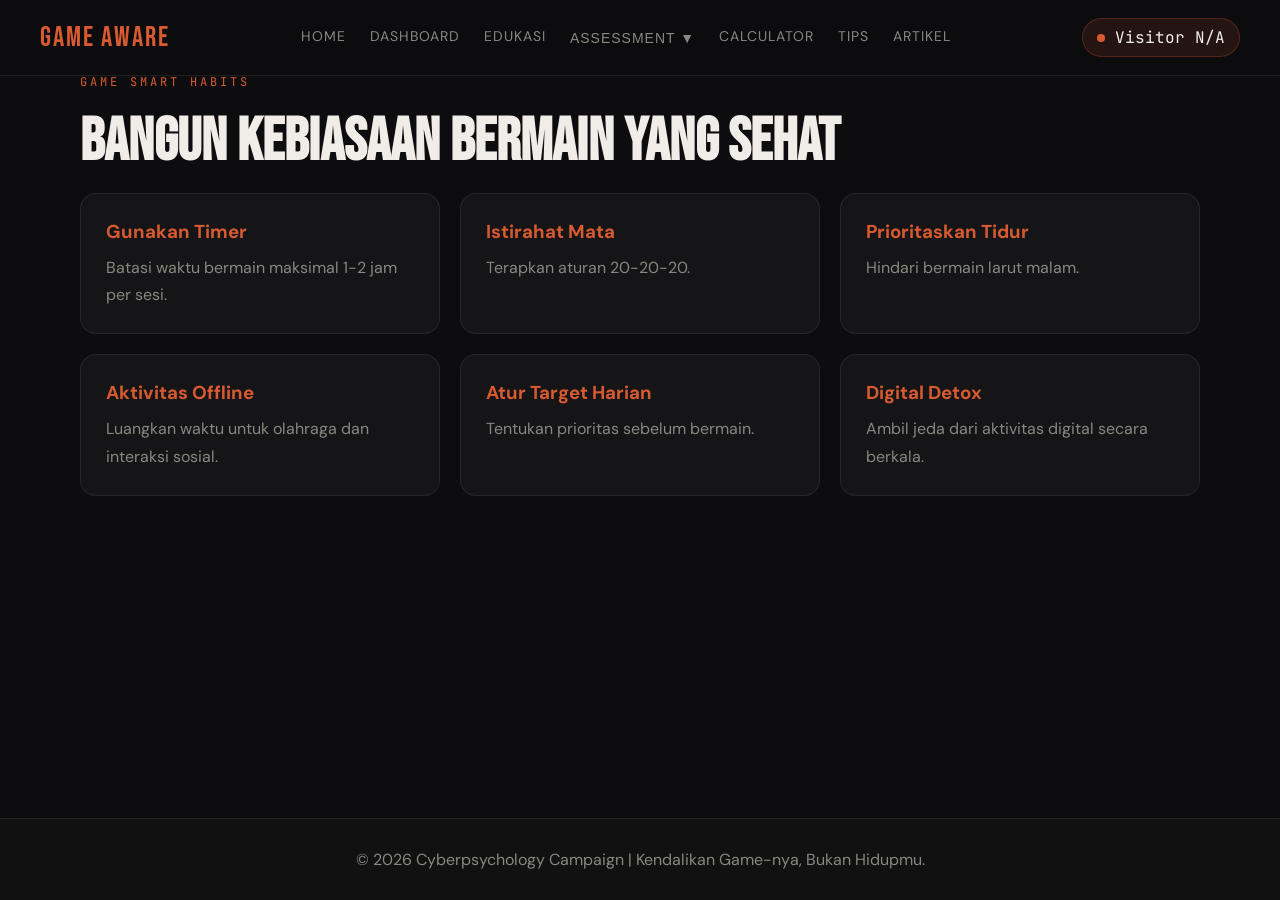
<file: tips.html>
<!DOCTYPE html>
<html lang="id">

<head>
    <meta charset="UTF-8">
    <meta name="viewport" content="width=device-width, initial-scale=1.0">

    <title>Dashboard</title>

    <link rel="stylesheet" href="css/style.css">

    <link href="https://fonts.googleapis.com/css2?family=Bebas+Neue&family=DM+Sans:wght@300;400;500;700&family=JetBrains+Mono:wght@400;700&display=swap" rel="stylesheet">
    <!-- Google tag (gtag.js) -->
    <script async src="https://www.googletagmanager.com/gtag/js?id=G-2JNY210Y9Y"></script>
    <script>
    window.dataLayer = window.dataLayer || [];
    function gtag(){dataLayer.push(arguments);}
    gtag('js', new Date());

    gtag('config', 'G-2JNY210Y9Y');
    </script>
</head>

<body>

    <!-- NAVBAR -->

    <nav>

        <div class="nav-logo">
            GAME AWARE
        </div>

        <div class="nav-links">

            <a href="index.html">Home</a>
            <a href="dashboard.html">Dashboard</a>
            <a href="education.html">Edukasi</a>

            <!-- DROPDOWN -->

            <div class="dropdown">
                <button class="dropdown-btn">
                    Assessment ▼
                </button>

                <div class="dropdown-content">

                    <a href="warnings.html">
                        Warning Signs
                    </a>

                    <a href="pretest.html">
                        Pre-Test
                    </a>

                    <a href="selfcheck.html">
                        Self Check
                    </a>

                    <a href="posttest.html">
                        Post-Test
                    </a>

                </div>
            </div>

            <a href="calculator.html">Calculator</a>
            <a href="tips.html">Tips</a>
            <a href="articles.html">Artikel</a>

        </div>

        <div class="nav-visits">

            <span class="visit-dot"></span>

            <span id="visitorCount">
                Loading...
            </span>

        </div>

    </nav>    

    <!-- TIPS -->

    <section id="tips" class="page">

        <div class="container">

            <span class="section-label">
                GAME SMART HABITS
            </span>

            <h2 class="section-title">
                Bangun Kebiasaan Bermain yang Sehat
            </h2>

            <div class="tips-grid">

                <div class="tip-card">
                    <h3>Gunakan Timer</h3>
                    <p>
                        Batasi waktu bermain maksimal
                        1-2 jam per sesi.
                    </p>
                </div>

                <div class="tip-card">
                    <h3>Istirahat Mata</h3>
                    <p>
                        Terapkan aturan 20-20-20.
                    </p>
                </div>

                <div class="tip-card">
                    <h3>Prioritaskan Tidur</h3>
                    <p>
                        Hindari bermain larut malam.
                    </p>
                </div>

                <div class="tip-card">
                    <h3>Aktivitas Offline</h3>
                    <p>
                        Luangkan waktu untuk olahraga
                        dan interaksi sosial.
                    </p>
                </div>

                <div class="tip-card">
                    <h3>Atur Target Harian</h3>
                    <p>
                        Tentukan prioritas sebelum bermain.
                    </p>
                </div>

                <div class="tip-card">
                    <h3>Digital Detox</h3>
                    <p>
                        Ambil jeda dari aktivitas digital
                        secara berkala.
                    </p>
                </div>

            </div>

        </div>

    </section>

    <!-- FOOTER -->

    <footer>

        <p>
            © 2026 Cyberpsychology Campaign |
            Kendalikan Game-nya, Bukan Hidupmu.
        </p>

    </footer>

    <!--Skrip -->
    <script src="js/script.js"></script>

</body>
</html>
</file>
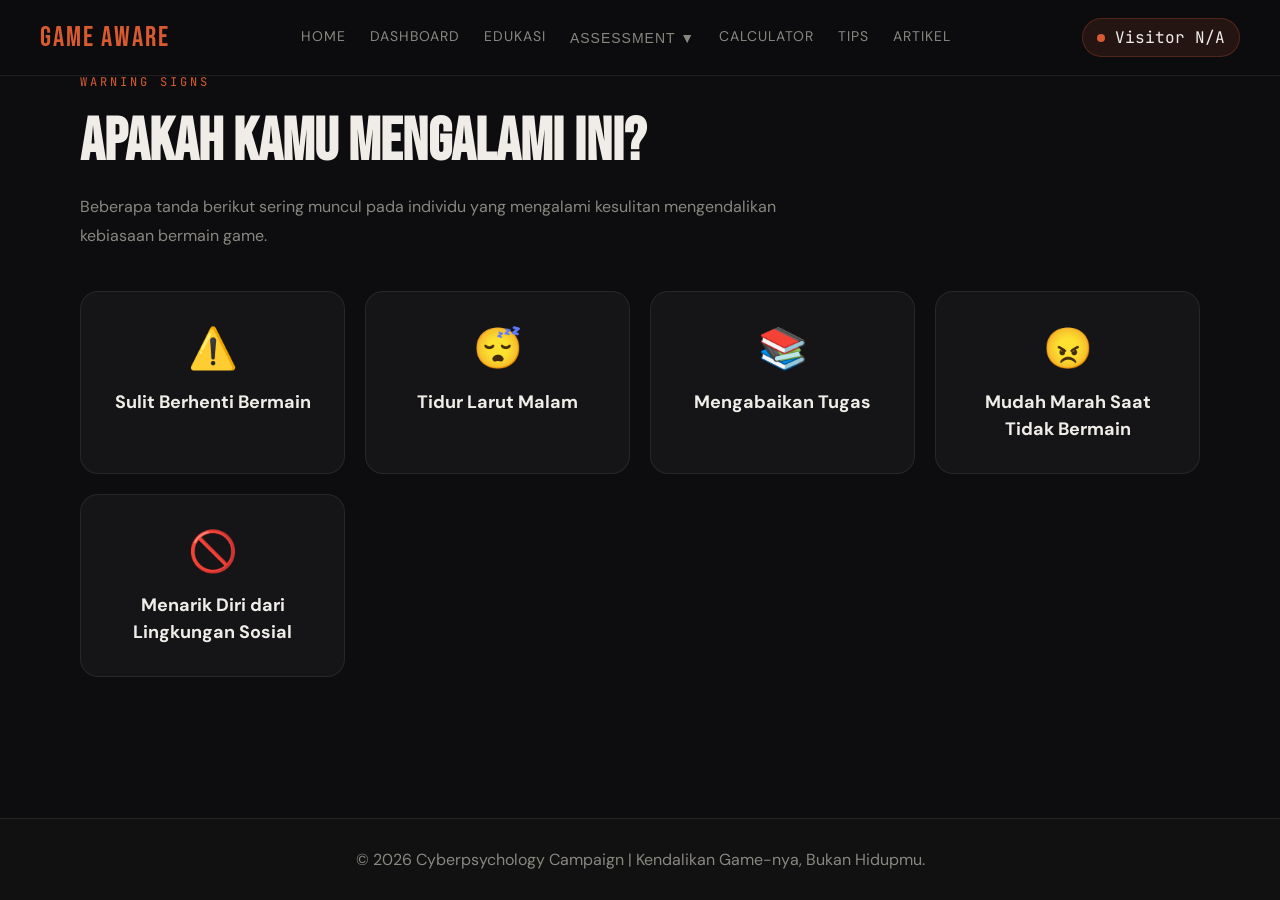
<file: warnings.html>
<!DOCTYPE html>
<html lang="id">

<head>
    <meta charset="UTF-8">
    <meta name="viewport" content="width=device-width, initial-scale=1.0">

    <title>Dashboard</title>

    <link rel="stylesheet" href="css/style.css">

    <link href="https://fonts.googleapis.com/css2?family=Bebas+Neue&family=DM+Sans:wght@300;400;500;700&family=JetBrains+Mono:wght@400;700&display=swap" rel="stylesheet">
    <!-- Google tag (gtag.js) -->
    <script async src="https://www.googletagmanager.com/gtag/js?id=G-2JNY210Y9Y"></script>
    <script>
    window.dataLayer = window.dataLayer || [];
    function gtag(){dataLayer.push(arguments);}
    gtag('js', new Date());

    gtag('config', 'G-2JNY210Y9Y');
    </script>
</head>

<body>

    <!-- NAVBAR -->

    <nav>

        <div class="nav-logo">
            GAME AWARE
        </div>

        <div class="nav-links">

            <a href="index.html">Home</a>
            <a href="dashboard.html">Dashboard</a>
            <a href="education.html">Edukasi</a>

            <!-- DROPDOWN -->

            <div class="dropdown">
                <button class="dropdown-btn">
                    Assessment ▼
                </button>

                <div class="dropdown-content">

                    <a href="warnings.html">
                        Warning Signs
                    </a>

                    <a href="pretest.html">
                        Pre-Test
                    </a>

                    <a href="selfcheck.html">
                        Self Check
                    </a>

                    <a href="posttest.html">
                        Post-Test
                    </a>

                </div>
            </div>

            <a href="calculator.html">Calculator</a>
            <a href="tips.html">Tips</a>
            <a href="articles.html">Artikel</a>

        </div>

        <div class="nav-visits">

            <span class="visit-dot"></span>

            <span id="visitorCount">
                Loading...
            </span>

        </div>

    </nav>    

    <!-- WARNING SIGNS -->

    <section id="warnings" class="page">

        <div class="container">

            <span class="section-label">
                WARNING SIGNS
            </span>

            <h2 class="section-title">

                Apakah Kamu Mengalami Ini?

            </h2>

            <p class="section-subtitle">

                Beberapa tanda berikut sering muncul
                pada individu yang mengalami kesulitan
                mengendalikan kebiasaan bermain game.

            </p>

            <div class="warning-grid">

                <div class="warning-card">

                    <span class="warning-icon">
                        ⚠️
                    </span>

                    <h3>
                        Sulit Berhenti Bermain
                    </h3>

                </div>

                <div class="warning-card">

                    <span class="warning-icon">
                        😴
                    </span>

                    <h3>
                        Tidur Larut Malam
                    </h3>

                </div>

                <div class="warning-card">

                    <span class="warning-icon">
                        📚
                    </span>

                    <h3>
                        Mengabaikan Tugas
                    </h3>

                </div>

                <div class="warning-card">

                    <span class="warning-icon">
                        😠
                    </span>

                    <h3>
                        Mudah Marah Saat Tidak Bermain
                    </h3>

                </div>

                <div class="warning-card">

                    <span class="warning-icon">
                        🚫
                    </span>

                    <h3>
                        Menarik Diri dari Lingkungan Sosial
                    </h3>

                </div>

            </div>

        </div>

    </section>


    <!-- FOOTER -->

    <footer>

        <p>
            © 2026 Cyberpsychology Campaign |
            Kendalikan Game-nya, Bukan Hidupmu.
        </p>

    </footer>

    <!--Skrip -->
    <script src="js/script.js"></script>

</body>
</html>
</file>
<file: css/style.css>
.active-nav{
    color:var(--primary) !important;
}

/* =====================================
   CAMPAIGN
===================================== */
.stats-grid .campaign-progress{

    background:var(--surface);

    border:1px solid var(--border);

    border-radius:18px;

    padding:30px;

    grid-column:1 / -1;
}

.campaign-progress h3{

    margin-bottom:15px;
}

/* =====================================
   BODY
===================================== */
html,
body {
    min-height: 100vh;
}

body {
    display: flex;
    flex-direction: column;
}

.page{

    flex:1;
}

/* =====================================
   RESET
===================================== */

*{
    margin:0;
    padding:0;
    box-sizing:border-box;
}

html{
    scroll-behavior:smooth;
}

body{

    background:#0d0d0f;
    color:#f0ede8;

    font-family:'DM Sans',sans-serif;

    overflow-x:hidden;
}

/* =====================================
   VARIABLES
===================================== */

:root{

    --primary:#D85A30;
    --primary-dark:#993C1D;

    --bg:#0d0d0f;

    --surface:#151518;
    --surface-2:#1c1c21;

    --text:#f0ede8;
    --muted:#888780;

    --border:rgba(255,255,255,.08);

    --blue:#378ADD;
    --green:#1D9E75;
}

/* =====================================
   SCROLLBAR
===================================== */

::-webkit-scrollbar{
    width:8px;
}

::-webkit-scrollbar-track{
    background:#111;
}

::-webkit-scrollbar-thumb{
    background:var(--primary);
    border-radius:20px;
}

/* =====================================
   NAVBAR
===================================== */

nav{

    position:fixed;

    top:0;
    left:0;
    right:0;

    z-index:999;

    display:flex;
    justify-content:space-between;
    align-items:center;

    padding:18px 40px;

    background:rgba(13,13,15,.90);

    backdrop-filter:blur(15px);

    border-bottom:1px solid var(--border);
}

.nav-logo{

    font-family:'Bebas Neue',sans-serif;

    letter-spacing:2px;

    color:var(--primary);

    font-size:28px;
}

.nav-links{

    display:flex;
    gap:24px;
}

.nav-links a{

    cursor:pointer;

    color:var(--muted);

    font-size:14px;

    text-transform:uppercase;

    letter-spacing:1px;

    transition:.3s;

    text-decoration:none;
}

.nav-links a.active{

    color:white;

    font-weight:700;
}

.nav-links a:hover{

    color:white;
}

.nav-visits{

    display:flex;
    align-items:center;
    gap:10px;

    padding:8px 14px;

    border-radius:100px;

    background:rgba(216,90,48,.12);

    border:1px solid rgba(216,90,48,.25);

    font-family:'JetBrains Mono',monospace;
}

.visit-dot{

    width:8px;
    height:8px;

    border-radius:50%;

    background:var(--primary);

    animation:pulse 2s infinite;
}

@keyframes pulse{

    0%,100%{
        transform:scale(1);
    }

    50%{
        transform:scale(1.4);
    }
}

/* =====================================
   HERO
===================================== */

.hero{
    min-height:100vh;

    display:flex;
    flex-direction:column;
    justify-content:center;
    align-items:center;

    text-align:center;

    padding:140px 40px 40px;
    position:relative;
    overflow:hidden;
}

.hero-noise{

    position:absolute;
    inset:0;

    background:
    radial-gradient(circle at 20% 30%,
    rgba(216,90,48,.18),
    transparent 40%),

    radial-gradient(circle at 80% 10%,
    rgba(55,138,221,.08),
    transparent 30%);
}

.grid-bg{

    position:absolute;
    inset:0;

    background-image:
    linear-gradient(rgba(255,255,255,.02) 1px,transparent 1px),
    linear-gradient(90deg,rgba(255,255,255,.02) 1px,transparent 1px);

    background-size:50px 50px;
}

.hero-badge{

    background:rgba(216,90,48,.15);

    border:1px solid rgba(216,90,48,.3);

    color:var(--primary);

    padding:10px 18px;

    border-radius:100px;

    font-size:12px;

    letter-spacing:2px;

    margin-bottom:30px;

    z-index:2;
}

.hero-title{

    font-family:'Bebas Neue',sans-serif;

    font-size:clamp(70px,12vw,140px);

    line-height:.9;

    z-index:2;
}

.highlight{
    color:var(--primary);
}

.hero-tagline{

    max-width:750px;

    margin-top:25px;

    color:var(--muted);

    font-size:18px;

    line-height:1.8;

    z-index:2;
}

.hero-buttons{

    display:flex;
    gap:15px;

    margin-top:35px;

    z-index:2;
}

/* =====================================
   BUTTONS
===================================== */

.btn-primary,
.btn-outline{

    padding:14px 30px;

    border-radius:10px;

    cursor:pointer;

    font-size:15px;

    font-weight:700;

    transition:.3s;
}

.btn-primary{

    background:var(--primary);

    color:white;

    border:none;
}

.btn-primary:hover{

    background:var(--primary-dark);
}

.btn-outline{

    background:transparent;

    border:1px solid var(--border);

    color:white;
}

.btn-outline:hover{

    border-color:var(--primary);
}

/* =====================================
   CONTAINER
===================================== */

.container{

    max-width:1200px;

    margin:auto;

    padding:70px 40px;
}

/* =====================================
   PAGE LAYOUT
===================================== */

.main-page{

    min-height:100vh;

    padding-top:120px;
}

/* =====================================
   SECTION
===================================== */

.section-label{

    font-family:'JetBrains Mono',monospace;

    font-size:12px;

    color:var(--primary);

    letter-spacing:3px;

    text-transform:uppercase;
}

.section-title{

    font-family:'Bebas Neue',sans-serif;

    font-size:60px;

    margin-top:15px;

    margin-bottom:15px;
}

.section-subtitle{

    color:var(--muted);

    max-width:700px;

    line-height:1.8;

    margin-bottom:40px;
}

/* =====================================
   STATS
===================================== */

.stats-section{

    max-width:1200px;

    margin:auto;

    padding:80px 40px;
}

.stats-grid{

    display:grid;

    grid-template-columns:repeat(auto-fit,minmax(220px,1fr));

    gap:20px;
}

.stat-card{

    background:var(--surface);

    border:1px solid var(--border);

    border-radius:18px;

    padding:30px;

    text-align:center;

    transition:.3s;
}

.stat-card:hover{

    transform:translateY(-5px);

    border-color:rgba(216,90,48,.4);
}

.stat-number{

    display:block;

    font-family:'Bebas Neue';

    font-size:60px;

    color:var(--primary);
}

/* =====================================
   THEORY
===================================== */

.theory-grid{

    display:grid;

    grid-template-columns:repeat(auto-fit,minmax(320px,1fr));

    gap:20px;
}

.theory-card{

    background:var(--surface);

    border:1px solid var(--border);

    border-radius:18px;

    padding:28px;

    position:relative;

    overflow:hidden;
}

.theory-card::before{

    content:"";

    position:absolute;

    top:0;
    left:0;
    right:0;

    height:4px;

    background:var(--primary);
}

.card-tag{

    color:var(--primary);

    font-size:11px;

    letter-spacing:2px;

    font-family:'JetBrains Mono';
}

.theory-card h3{

    margin-top:15px;
    margin-bottom:10px;
}

.theory-card p{

    color:var(--muted);

    line-height:1.7;
}
/* =====================================
   Participant Form
===================================== */
.participant-form{

    background:var(--surface);

    border:1px solid var(--border);

    border-radius:18px;

    padding:35px;

    margin-bottom:40px;

    display:grid;

    grid-template-columns:
    repeat(2,1fr);

    gap:20px;
}

.form-group{

    display:flex;

    flex-direction:column;

    gap:8px;
}

.form-group label{

    font-weight:600;

    font-size:15px;
}

.form-group input,
.form-group select{

    background:var(--surface-2);

    border:1px solid var(--border);

    border-radius:10px;

    padding:15px;

    color:var(--text);

    font-size:15px;

    transition:.3s;
}

.form-group input:hover,
.form-group select:hover{

    border-color:var(--primary);
}

.form-group input:focus,
.form-group select:focus{

    outline:none;

    border-color:var(--primary);

    background:
    rgba(216,90,48,.10);
}

.form-group option{

    background:var(--surface);

    color:white;
}

.form-group option{

    background:#1a1a1a;

    color:white;
}

.form-title{

    grid-column:1 / -1;

    margin-bottom:10px;

    font-size:24px;

    font-weight:700;
}

.full-width{

    grid-column:1 / -1;
}

.checkbox-group{

    display:flex;

    flex-wrap:wrap;

    gap:15px;

    margin-top:10px;
}

.checkbox-item{

    display:flex;

    align-items:center;

    gap:8px;

    background:var(--surface-2);

    border:1px solid var(--border);

    padding:12px 15px;

    border-radius:10px;

    cursor:pointer;

    user-select:none;

    transition:
    background .3s,
    border-color .3s;
}

.checkbox-item:hover{

    border-color:var(--primary);

    background:
    rgba(216,90,48,.10);
}

.checkbox-item input{

    width:18px;

    height:18px;

    flex-shrink:0;

    accent-color:var(--primary);

    transition:none;
}

.user-info{

    margin-bottom:30px;

    display:flex;

    flex-direction:column;

    gap:10px;
}

.user-info label{

    font-weight:600;
}

.user-info input{

    padding:14px;

    border:1px solid var(--border);

    border-radius:10px;

    background:#111;

    color:white;

    font-size:16px;
}

/* =====================================
   QUIZ
===================================== */
.quiz-container{

    max-width:900px;

    margin:auto;

    padding:70px 30px;
}

.quiz-card{

    background:var(--surface);

    border:1px solid var(--border);

    border-radius:18px;

    padding:35px;
}

.quiz-question{

    font-size:22px;

    font-weight:700;

    margin-bottom:25px;
}

.quiz-options{

    display:flex;
    flex-direction:column;
    gap:12px;
}

.quiz-option{

    background:var(--surface-2);

    border:1px solid var(--border);

    padding:15px;

    border-radius:10px;

    cursor:pointer;

    transition:.3s;
}

.quiz-option:hover{

    border-color:var(--primary);

    background:rgba(216,90,48,.10);
}

.quiz-option.selected{

    border-color:var(--primary);

    background:rgba(216,90,48,.15);
}

/* =====================================
   TIPS
===================================== */

.tips-grid{

    display:grid;

    grid-template-columns:repeat(auto-fit,minmax(280px,1fr));

    gap:20px;
}

.tip-card{

    background:var(--surface);

    border:1px solid var(--border);

    border-radius:16px;

    padding:25px;

    transition:.3s;
}

.tip-card:hover{

    transform:translateY(-5px);

    border-color:rgba(216,90,48,.4);
}

.tip-card h3{

    color:var(--primary);

    margin-bottom:10px;
}

.tip-card p{

    color:var(--muted);

    line-height:1.7;
}

/* =====================================
   FOOTER
===================================== */

footer {
    margin-top: auto;
}

footer{

    border-top:1px solid var(--border);

    padding:30px;

    text-align:center;

    color:var(--muted);

    background:#111;
}

/* =====================================
   DASHBOARD
===================================== */

.dashboard-grid{

    display:grid;

    grid-template-columns:
    repeat(auto-fit,minmax(250px,1fr));

    gap:20px;

    margin-top:30px;
}

.dashboard-card{

    background:var(--surface);

    border:1px solid var(--border);

    border-radius:18px;

    padding:30px;

    text-align:center;

    transition:.3s;
}

.dashboard-card:hover{

    transform:translateY(-5px);

    border-color:
    rgba(216,90,48,.4);
}

.dashboard-title{

    color:var(--muted);

    font-size:14px;

    margin-bottom:15px;
}

.dashboard-value{

    font-family:'Bebas Neue';

    font-size:64px;

    color:var(--primary);

    line-height:1;
}

/* =====================================
   WARNING SIGNS
===================================== */

.warning-grid{

    display:grid;

    grid-template-columns:
    repeat(auto-fit,minmax(250px,1fr));

    gap:20px;

    margin-top:40px;
}

.warning-card{

    background:var(--surface);

    border:1px solid var(--border);

    border-radius:18px;

    padding:30px;

    text-align:center;

    transition:.3s;

    cursor:pointer;
}

.warning-card:hover{

    transform:translateY(-5px);

    border-color:
    rgba(216,90,48,.4);

    background:
    rgba(216,90,48,.08);
}

.warning-icon{

    font-size:40px;

    display:block;

    margin-bottom:15px;
}

.warning-card h3{

    font-size:18px;

    line-height:1.5;
}

/* =====================================
   RISK METER
===================================== */

.risk-wrapper{

    margin-top:40px;

    padding:30px;

    background:var(--surface);

    border:1px solid var(--border);

    border-radius:18px;

    text-align:center;
}

.risk-wrapper h3{

    margin-bottom:20px;

    color:var(--primary);
}

.risk-bar{

    width:100%;

    height:24px;

    background:#222;

    border-radius:50px;

    overflow:hidden;

    border:1px solid var(--border);
}

.risk-fill{

    height:100%;

    width:0%;

    transition:.8s ease;

    border-radius:50px;

    background:
    linear-gradient(
        90deg,
        #1D9E75,
        #f1c40f,
        #D85A30
    );
}

#riskText{

    margin-top:20px;

    font-size:18px;

    font-weight:700;
}

.progress-bar{

    width:100%;

    height:20px;

    background:#222;

    border-radius:50px;

    overflow:hidden;

    margin-top:15px;
}

.progress-fill{

    width:0%;

    height:100%;

    background:var(--primary);

    transition:.5s;
}

/* =====================================
   INPUT NUMBER
===================================== */

input[type="number"]::-webkit-outer-spin-button,
input[type="number"]::-webkit-inner-spin-button{

    -webkit-appearance:none;
    margin:0;
}

input[type="number"]{

    appearance:textfield;
    -moz-appearance:textfield;
}

/* =====================================
   CALCULATOR
===================================== */

.calculator-page{

    max-width:900px;

    margin:auto;

    padding:120px 20px 80px;
}

.calculator-card{

    background:var(--surface);

    border:1px solid var(--border);

    border-radius:20px;

    padding:35px;

    box-shadow:
    0 10px 40px rgba(0,0,0,.25);

    transition:.3s;
}

.calculator-card:hover{

    border-color:
    rgba(216,90,48,.35);

    transform:translateY(-3px);
}

.calculator-card input{

    width:100%;

    padding:16px;

    margin-bottom:20px;

    background:var(--surface-2);

    color:white;

    border:1px solid var(--border);

    border-radius:12px;

    font-size:16px;
}

.calculator-card input:focus{

    outline:none;

    border-color:var(--primary);
}

.calculator-card .btn-primary{

    width:100%;
}

#calculatorResult{

    margin-top:25px;

    padding-top:20px;

    border-top:1px solid var(--border);

    line-height:1.8;
}

/* =====================================
   STATUS COLORS
===================================== */

.risk-low{

    color:#1D9E75;
}

.risk-medium{

    color:#f1c40f;
}

.risk-high{

    color:#D85A30;
}

/* =====================================
   IMPROVED STAT CARD
===================================== */

.stat-card{

    position:relative;

    overflow:hidden;
}

.stat-card::before{

    content:"";

    position:absolute;

    top:0;
    left:0;
    right:0;

    height:4px;

    background:var(--primary);
}

.stat-card:hover{

    box-shadow:
    0 0 25px
    rgba(216,90,48,.15);
}

/* =====================================
   GLASS EFFECT
===================================== */

.warning-card,
.dashboard-card,
.risk-wrapper{

    backdrop-filter:blur(15px);

    -webkit-backdrop-filter:blur(15px);
}

/* =====================================
   DROPDOWN MENU
===================================== */

.dropdown{

    position:relative;
}

.dropdown-btn{

    background:none;

    border:none;

    color:var(--muted);

    cursor:pointer;

    font-size:14px;

    text-transform:uppercase;

    letter-spacing:1px;

    transition:.3s;
}

.dropdown-btn:hover{

    color:white;
}

.dropdown-content{

    position:absolute;

    top:100%;

    left:0;

    min-width:180px;

    display:none;

    flex-direction:column;

    background:rgba(20,20,20,.98);

    border:1px solid var(--border);

    border-radius:12px;

    overflow:hidden;

    backdrop-filter:blur(15px);

    z-index:999;
}

.dropdown-content a{

    padding:12px 15px;

    cursor:pointer;

    color:white;

    transition:.3s;
}

.dropdown-content a:hover{

    background:
    rgba(216,90,48,.15);

    color:var(--primary);
}

.dropdown:hover .dropdown-content{

    display:flex;
}

/* =====================================
   ARTICLES PAGE
===================================== */

.articles-page{

    max-width:1200px;

    margin:auto;

    padding:120px 40px 80px;
}

.page-header{

    text-align:center;

    margin-bottom:60px;
}

.page-header h1{

    font-family:'Bebas Neue',sans-serif;

    font-size:70px;

    letter-spacing:2px;

    margin-bottom:15px;
}

.page-header p{

    max-width:700px;

    margin:auto;

    color:var(--muted);

    line-height:1.8;
}

.articles-grid{

    display:grid;

    grid-template-columns:
    repeat(auto-fit,minmax(320px,1fr));

    gap:25px;
}

.article-card{

    display:flex;
    flex-direction:column;

    text-decoration:none;

    color:inherit;

    overflow:hidden;

    background:var(--surface);

    border:1px solid var(--border);

    border-radius:18px;

    transition:.3s;
}

.article-card:hover{

    transform:translateY(-8px);

    border-color:
    rgba(216,90,48,.4);

    box-shadow:
    0 0 25px
    rgba(216,90,48,.15);
}

.article-content{

    padding:25px;
}

.article-tag{

    display:inline-block;

    padding:6px 12px;

    margin-bottom:15px;

    border-radius:100px;

    background:
    rgba(216,90,48,.15);

    border:
    1px solid
    rgba(216,90,48,.3);

    color:var(--primary);

    font-size:12px;

    letter-spacing:1px;

    font-family:
    'JetBrains Mono',
    monospace;
}

.article-content h3{

    margin-bottom:12px;

    font-size:22px;
}

.article-content p{

    color:var(--muted);

    line-height:1.7;
}

/* =====================================
   ARTICLE ICON
===================================== */

.article-icon{

    display:flex;

    align-items:center;
    justify-content:center;

    height:140px;

    font-size:60px;

    background:
    linear-gradient(
        135deg,
        rgba(216,90,48,.12),
        rgba(216,90,48,.04)
    );

    border-bottom:
    1px solid var(--border);
}

/* =====================================
   RESPONSIVE
===================================== */

@media(max-width:900px){

    nav{

        padding:15px 20px;
    }

    .nav-links{

        flex-wrap:wrap;

        justify-content:center;

        gap:12px;
    }

    .hero-title{

        font-size:70px;
    }

    .section-title{

        font-size:42px;
    }
}

@media(max-width:600px){

    .page-header h1{

    font-size:50px;
    }

    .hero-buttons{

        flex-direction:column;
    }

    .hero-title{

        font-size:52px;
    }

    .container,
    .stats-section{

        padding:50px 20px;
    }
}

@media(max-width:768px){

    .warning-grid,
    .dashboard-grid{

        grid-template-columns:1fr;
    }

    .dashboard-value{

        font-size:48px;
    }

    .risk-wrapper{

        padding:20px;
    }
}

@media(max-width:768px){

    .participant-form{

        grid-template-columns:1fr;
    }

    .full-width{

        grid-column:auto;
    }
}
</file>
